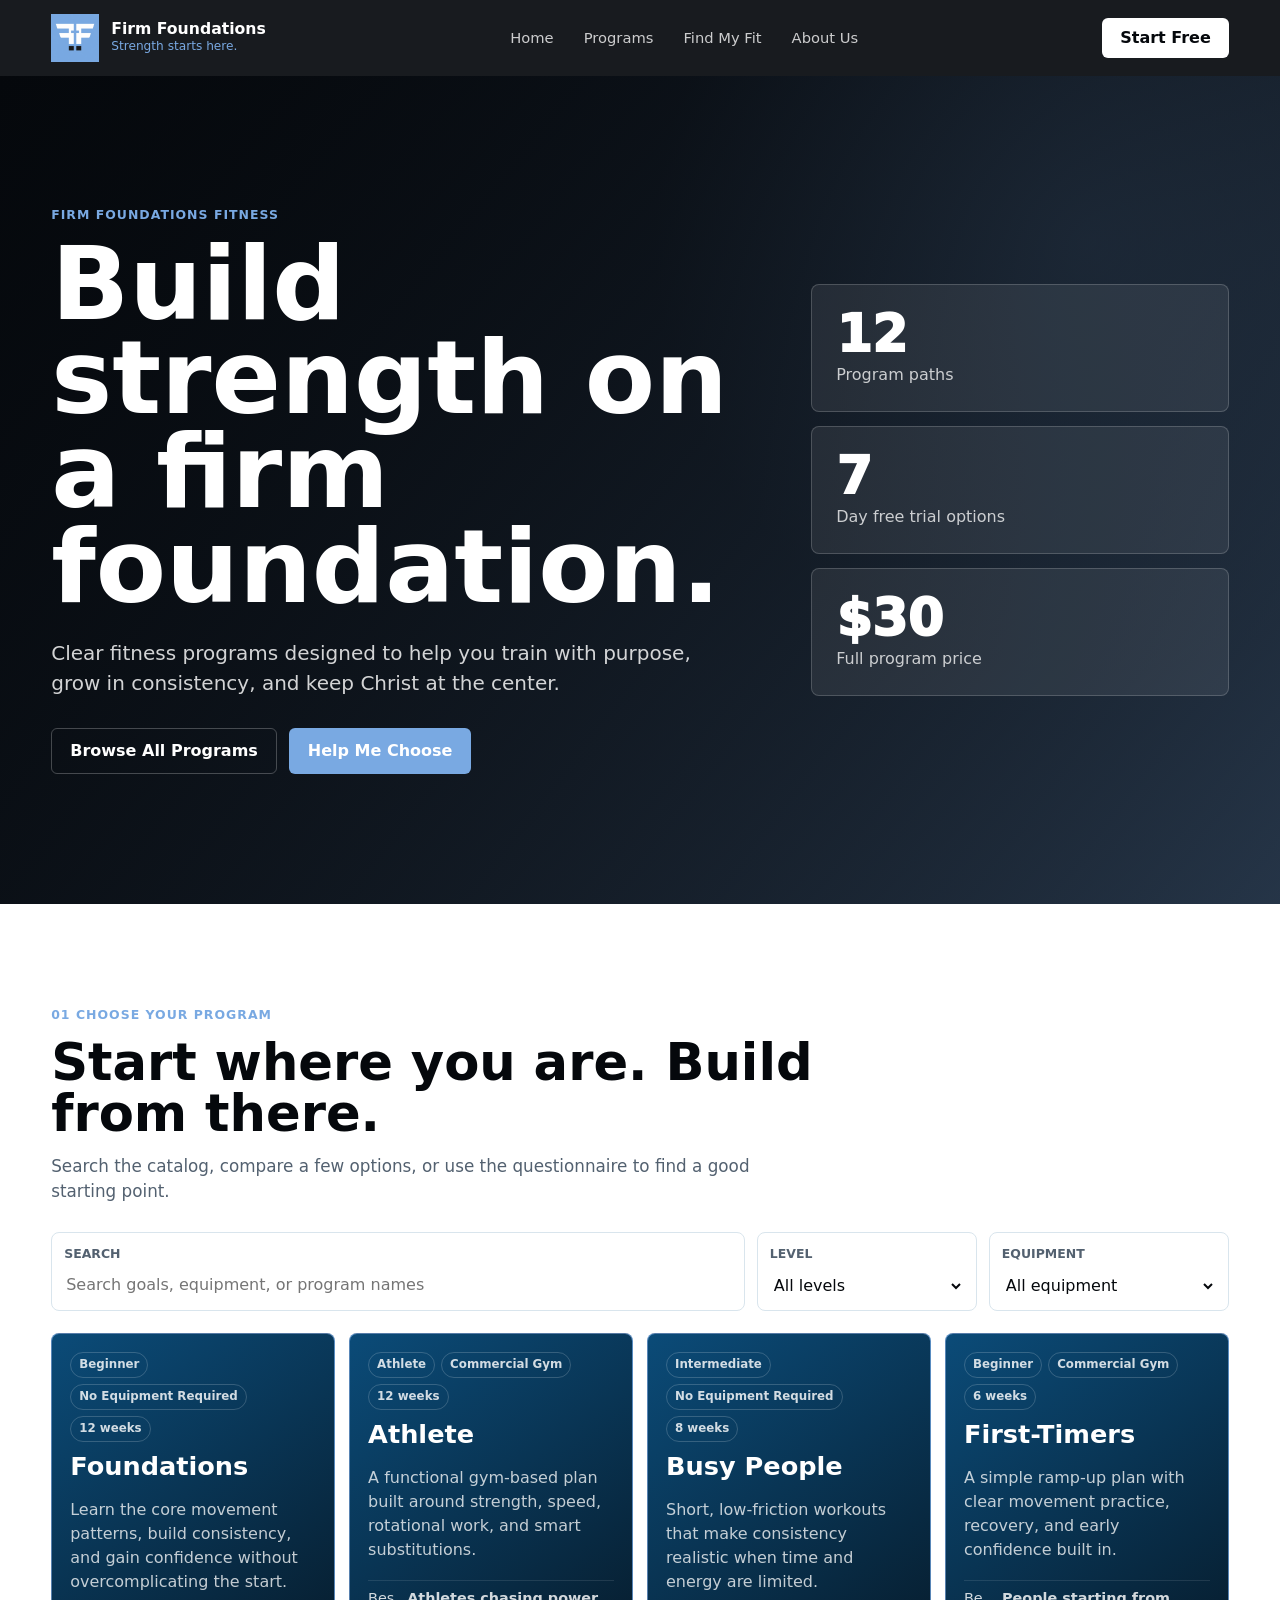
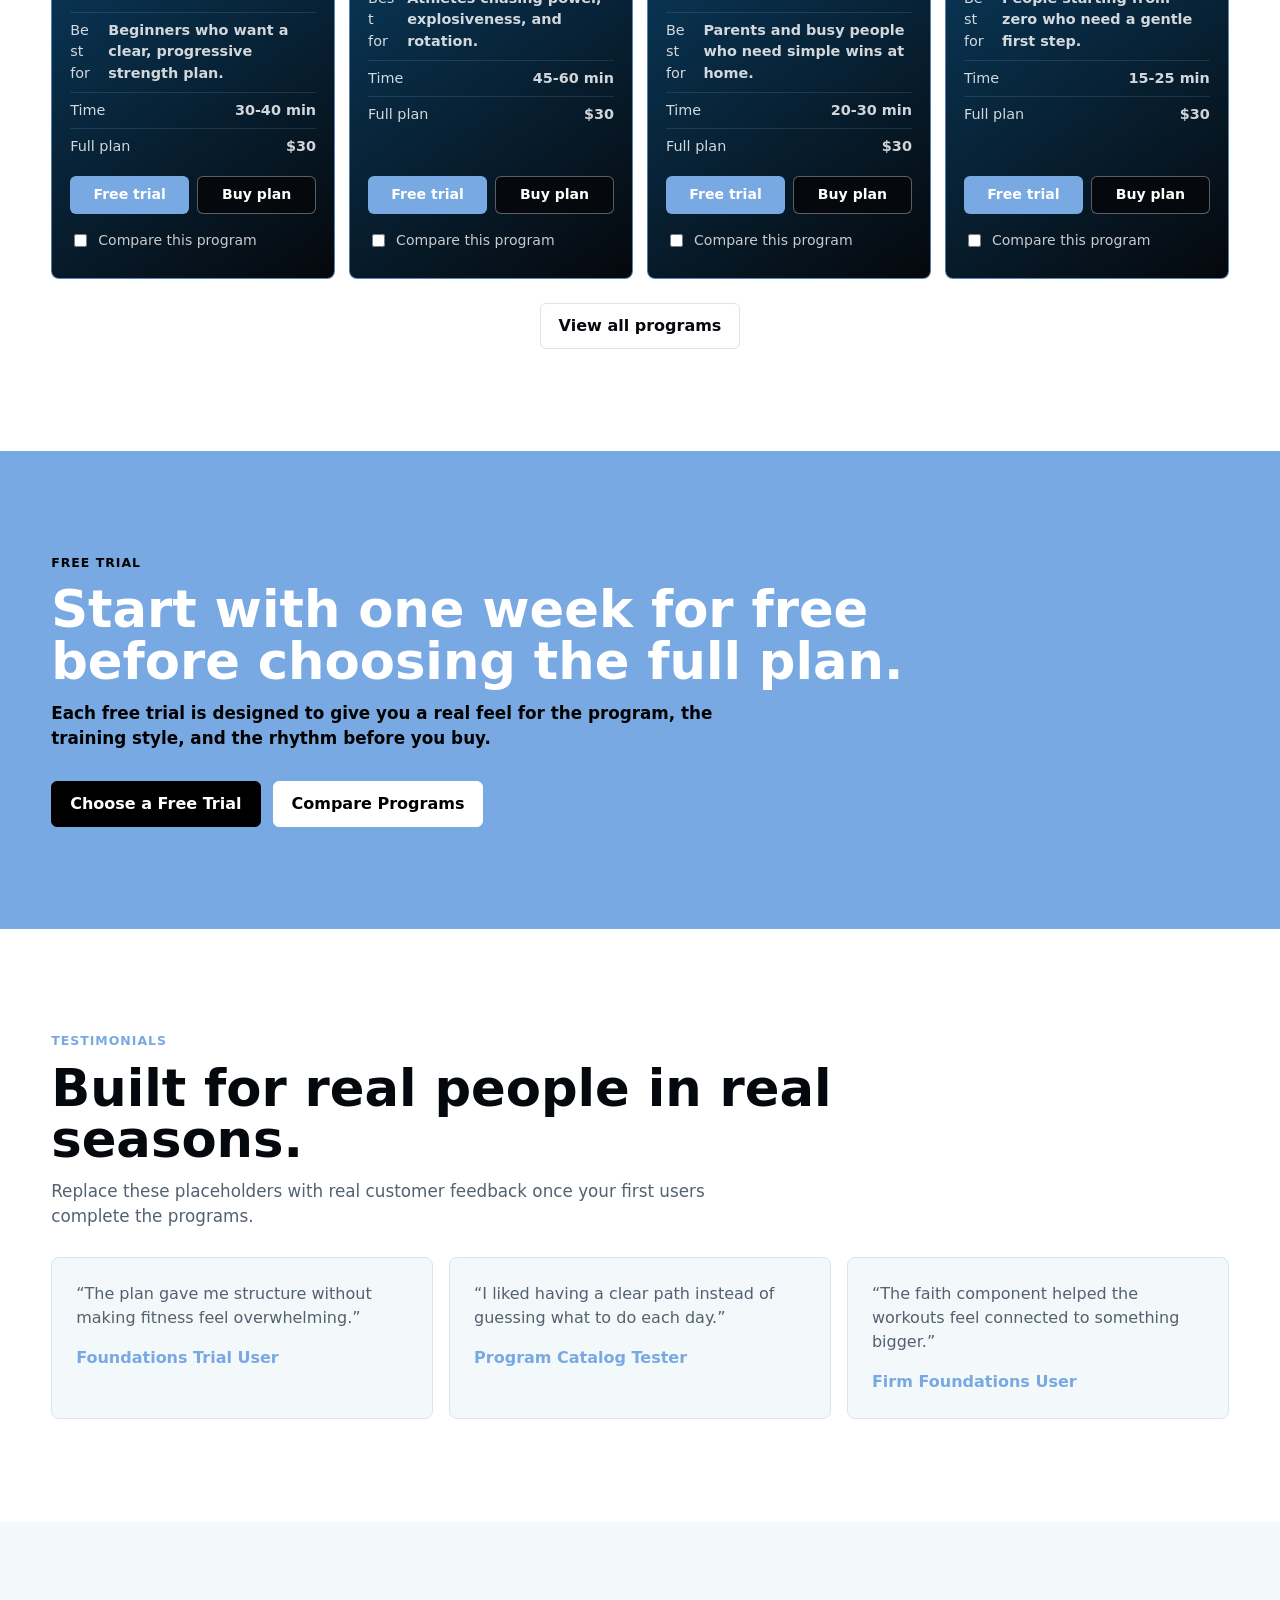
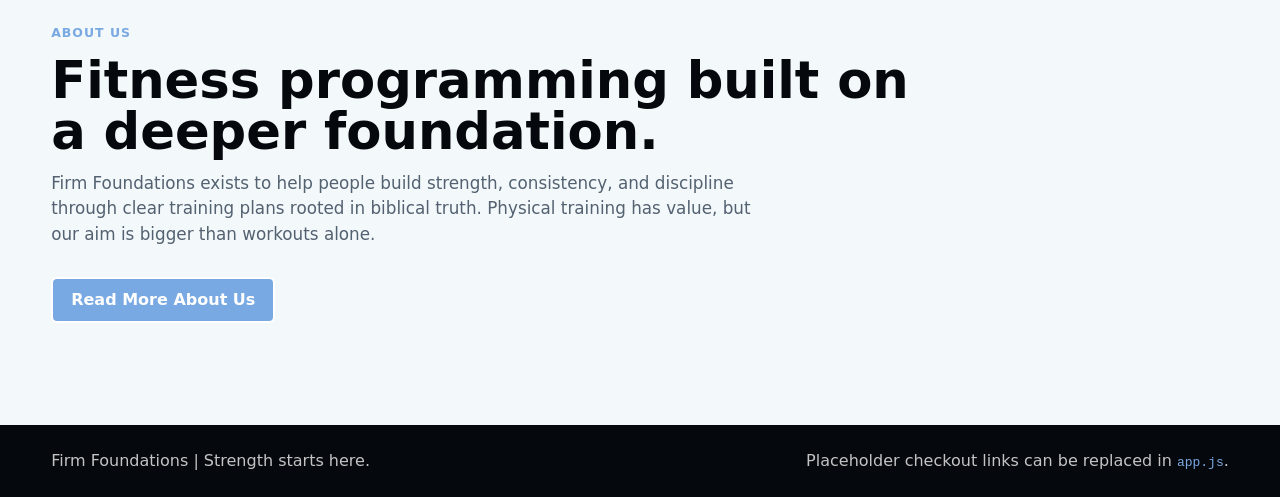
<file: index.html>
<!doctype html>
<html lang="en">
  <head>
    <meta charset="utf-8">
    <meta name="viewport" content="width=device-width, initial-scale=1">
    <meta name="description" content="Firm Foundations Fitness program catalog with program recommendations, comparison, free trials, and purchase paths.">
    <title>Home | Firm Foundations</title>
    <link rel="stylesheet" href="styles.css">
  </head>
  <body>
    <header class="site-header">
      <a class="brand" href="#top" aria-label="Firm Foundations home">
        <img class="brand-logo" src="Alternate_Blue.png" alt="Firm Foundations Fitness logo">
        <span class="brand-text">
          <strong>Firm Foundations</strong>
          <small>Strength starts here.</small>
        </span>
      </a>
      <nav class="main-nav" aria-label="Primary navigation">
  <a href="index.html">Home</a>
  <a href="programs.html">Programs</a>
  <a href="programs.html#finder">Find My Fit</a>
  <a href="about.html">About Us</a>
</nav>
      <a class="header-cta" href="programs.html#compare">Start Free</a>
    </header>

    <main id="top">
      <section class="hero-section home-hero" aria-labelledby="page-title">
  <div class="hero-copy">
    <p class="kicker">Firm Foundations Fitness</p>
    <h1 id="page-title">Build strength on a firm foundation.</h1>
    <p class="hero-lede">
      Clear fitness programs designed to help you train with purpose, grow in consistency, and keep Christ at the center.
    </p>
    <div class="hero-actions">
      <a class="button secondary" href="programs.html">Browse All Programs</a>
      <a class="button primary" href="programs.html#finder">Help Me Choose</a>
    </div>
  </div>

  <aside class="hero-panel" aria-label="Firm Foundations snapshot">
    <div>
      <span class="panel-number">12</span>
      <span class="panel-label">Program paths</span>
    </div>
    <div>
      <span class="panel-number">7</span>
      <span class="panel-label">Day free trial options</span>
    </div>
    <div>
      <span class="panel-number">$30</span>
      <span class="panel-label">Full program price</span>
    </div>
  </aside>
</section>

      <section id="programs" class="catalog-section" aria-labelledby="programs-title">
  <div class="section-heading">
    <p class="kicker">01 Choose Your Program</p>
    <h2 id="programs-title">Start where you are. Build from there.</h2>
    <p>
      Search the catalog, compare a few options, or use the questionnaire to find a good starting point.
    </p>
  </div>

  <div class="toolbar" aria-label="Program filters">
    <label class="search-field">
      <span>Search</span>
      <input id="program-search" type="search" placeholder="Search goals, equipment, or program names">
    </label>

    <label>
      <span>Level</span>
      <select id="level-filter">
        <option value="all">All levels</option>
        <option value="Beginner">Beginner</option>
        <option value="Intermediate">Intermediate</option>
        <option value="Experienced">Experienced</option>
        <option value="Athlete">Athlete</option>
      </select>
    </label>

    <label>
      <span>Equipment</span>
      <select id="equipment-filter">
        <option value="all">All equipment</option>
        <option value="None">No equipment</option>
        <option value="Minimal">Minimal equipment</option>
        <option value="Garage">Garage gym</option>
        <option value="Commercial">Commercial gym</option>
      </select>
    </label>
  </div>

  <div id="program-grid" class="program-grid" data-home="true" aria-live="polite"></div>

  <div class="section-actions">
    <a class="button secondary" href="programs.html">View all programs</a>
  </div>
</section>

 <section class="free-trial-section" aria-labelledby="free-trial-title">
  <div class="section-heading">
    <p class="kicker">Free Trial</p>
    <h2 id="free-trial-title">Start with one week for free before choosing the full plan.</h2>
    <p>
      Each free trial is designed to give you a real feel for the program, the training style, and the rhythm before you buy.
    </p>
  </div>

  <div class="hero-actions">
    <a class="button primary" href="programs.html">Choose a Free Trial</a>
    <a class="button secondary" href="programs.html#compare">Compare Programs</a>
  </div>
</section>

<section class="testimonials-section" aria-labelledby="testimonials-title">
  <div class="section-heading">
    <p class="kicker">Testimonials</p>
    <h2 id="testimonials-title">Built for real people in real seasons.</h2>
    <p>
      Replace these placeholders with real customer feedback once your first users complete the programs.
    </p>
  </div>

  <div class="testimonial-grid">
    <article class="testimonial-card">
      <p>
        “The plan gave me structure without making fitness feel overwhelming.”
      </p>
      <strong>Foundations Trial User</strong>
    </article>

    <article class="testimonial-card">
      <p>
        “I liked having a clear path instead of guessing what to do each day.”
      </p>
      <strong>Program Catalog Tester</strong>
    </article>

    <article class="testimonial-card">
      <p>
        “The faith component helped the workouts feel connected to something bigger.”
      </p>
      <strong>Firm Foundations User</strong>
    </article>
  </div>
</section>  

<section class="quick-about-section" aria-labelledby="quick-about-title">
  <div class="section-heading">
    <p class="kicker">About Us</p>
    <h2 id="quick-about-title">Fitness programming built on a deeper foundation.</h2>
    <p>
      Firm Foundations exists to help people build strength, consistency, and discipline through clear training plans rooted in biblical truth. Physical training has value, but our aim is bigger than workouts alone.
    </p>
  </div>

  <div class="hero-actions">
    <a class="button secondary" href="about.html">Read More About Us</a>
  </div>
</section>
      
    </main>

    <div id="route-toast" class="route-toast" role="status" aria-live="polite" hidden></div>

    <footer class="site-footer">
      <p>Firm Foundations | Strength starts here.</p>
      <p>Placeholder checkout links can be replaced in <code>app.js</code>.</p>
    </footer>
<script src="app.js?v=20260911" defer></script>
  </body>
</html>
</file>
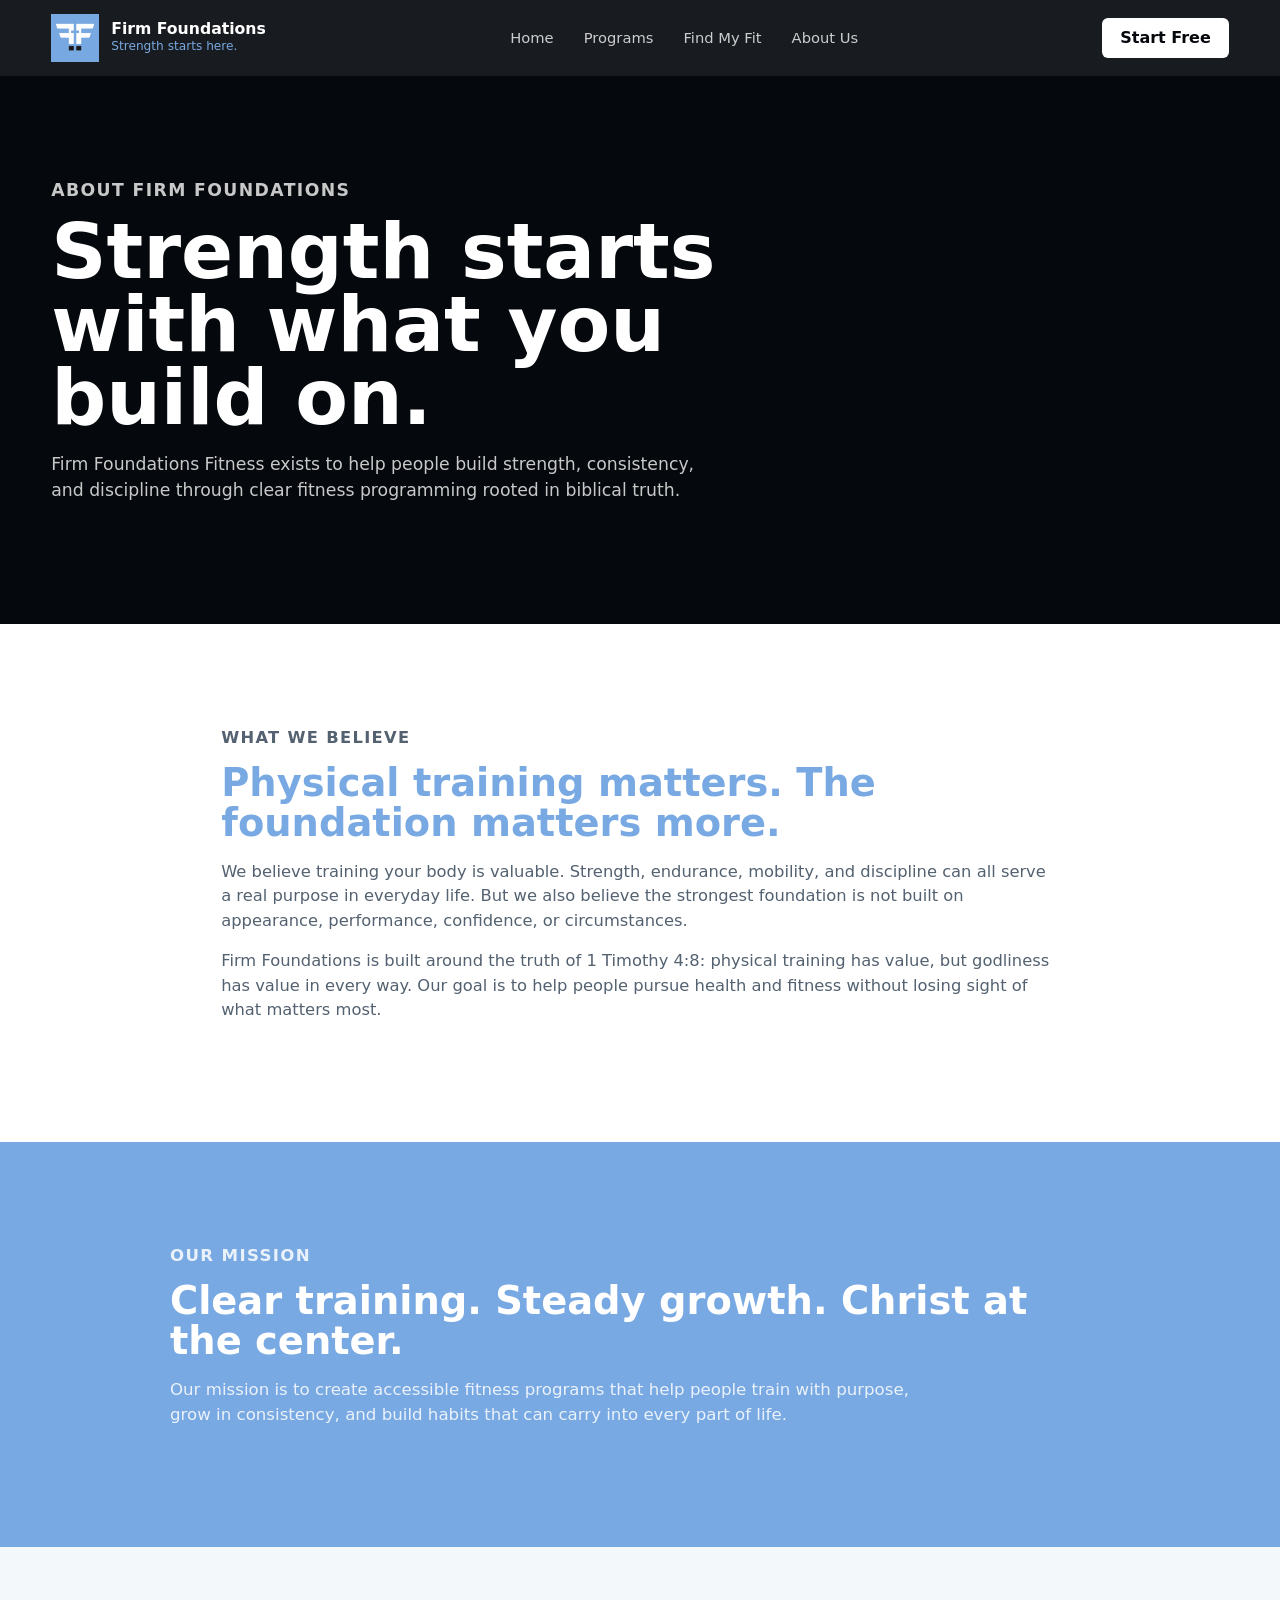
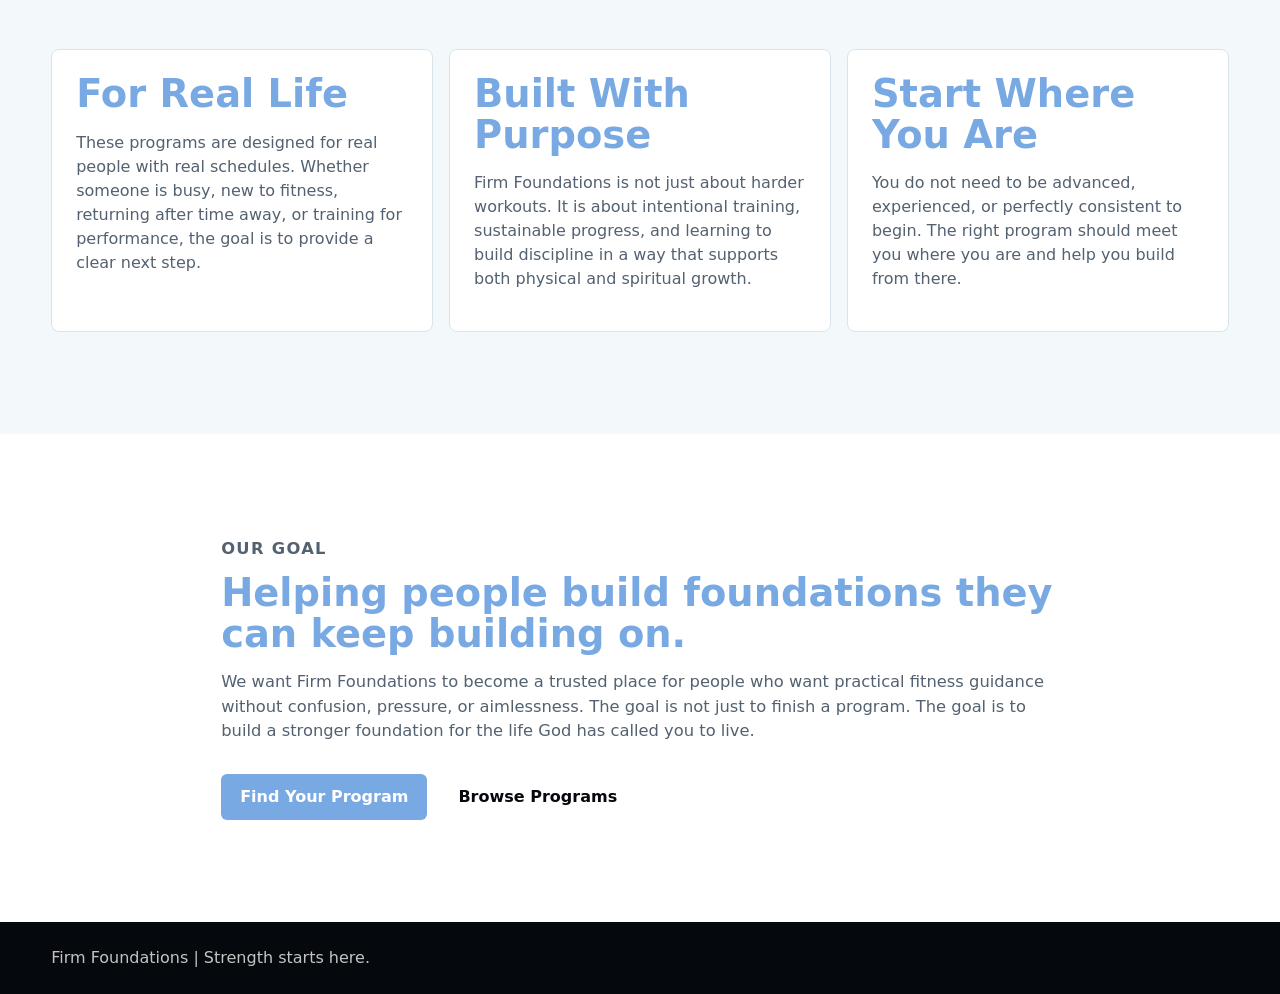
<file: about.html>
<!doctype html>
<html lang="en">
  <head>
    <meta charset="utf-8">
    <meta name="viewport" content="width=device-width, initial-scale=1">
    <meta name="description" content="Learn about the mission, beliefs, and purpose behind Firm Foundations Fitness.">
    <title>About Us | Firm Foundations</title>
<link rel="icon" type="image/png" href="Alternate_Blue.png">
<link rel="stylesheet" href="styles.css">
  </head>
  <body>
    <header class="site-header">
      <a class="brand" href="index.html" aria-label="Firm Foundations home">
        <img class="brand-logo" src="Alternate_Blue.png" alt="Firm Foundations Fitness logo">
        <span class="brand-text">
          <strong>Firm Foundations</strong>
          <small>Strength starts here.</small>
        </span>
      </a>

      <nav class="main-nav" aria-label="Primary navigation">
        <a href="index.html">Home</a>
        <a href="programs.html">Programs</a>
        <a href="programs.html#finder">Find My Fit</a>
        <a href="about.html">About Us</a>
      </nav>

      <a class="header-cta" href="programs.html#compare">Start Free</a>
    </header>

    <main id="top">
      <section class="about-hero">
        <div class="about-hero-copy">
          <p class="kicker">About Firm Foundations</p>
          <h1>Strength starts with what you build on.</h1>
          <p>
            Firm Foundations Fitness exists to help people build strength, consistency, and discipline through clear fitness programming rooted in biblical truth.
          </p>
        </div>
      </section>

      <section class="about-section">
        <p class="kicker">What We Believe</p>
        <h2>Physical training matters. The foundation matters more.</h2>
        <p>
          We believe training your body is valuable. Strength, endurance, mobility, and discipline can all serve a real purpose in everyday life. But we also believe the strongest foundation is not built on appearance, performance, confidence, or circumstances.
        </p>
        <p>
          Firm Foundations is built around the truth of 1 Timothy 4:8: physical training has value, but godliness has value in every way. Our goal is to help people pursue health and fitness without losing sight of what matters most.
        </p>
      </section>

      <section class="about-band">
        <div>
          <p class="kicker">Our Mission</p>
          <h2>Clear training. Steady growth. Christ at the center.</h2>
          <p>
            Our mission is to create accessible fitness programs that help people train with purpose, grow in consistency, and build habits that can carry into every part of life.
          </p>
        </div>
      </section>

      <section class="about-grid-section">
        <div class="about-card">
          <h2>For Real Life</h2>
          <p>
            These programs are designed for real people with real schedules. Whether someone is busy, new to fitness, returning after time away, or training for performance, the goal is to provide a clear next step.
          </p>
        </div>

        <div class="about-card">
          <h2>Built With Purpose</h2>
          <p>
            Firm Foundations is not just about harder workouts. It is about intentional training, sustainable progress, and learning to build discipline in a way that supports both physical and spiritual growth.
          </p>
        </div>

        <div class="about-card">
          <h2>Start Where You Are</h2>
          <p>
            You do not need to be advanced, experienced, or perfectly consistent to begin. The right program should meet you where you are and help you build from there.
          </p>
        </div>
      </section>

      <section class="about-section">
        <p class="kicker">Our Goal</p>
        <h2>Helping people build foundations they can keep building on.</h2>
        <p>
          We want Firm Foundations to become a trusted place for people who want practical fitness guidance without confusion, pressure, or aimlessness. The goal is not just to finish a program. The goal is to build a stronger foundation for the life God has called you to live.
        </p>

        <div class="hero-actions">
          <a class="button primary" href="programs.html#finder">Find Your Program</a>
          <a class="button secondary" href="programs.html">Browse Programs</a>
        </div>
      </section>
    </main>

    <footer class="site-footer">
      <p>Firm Foundations | Strength starts here.</p>
    </footer>
  </body>
</html>
</file>
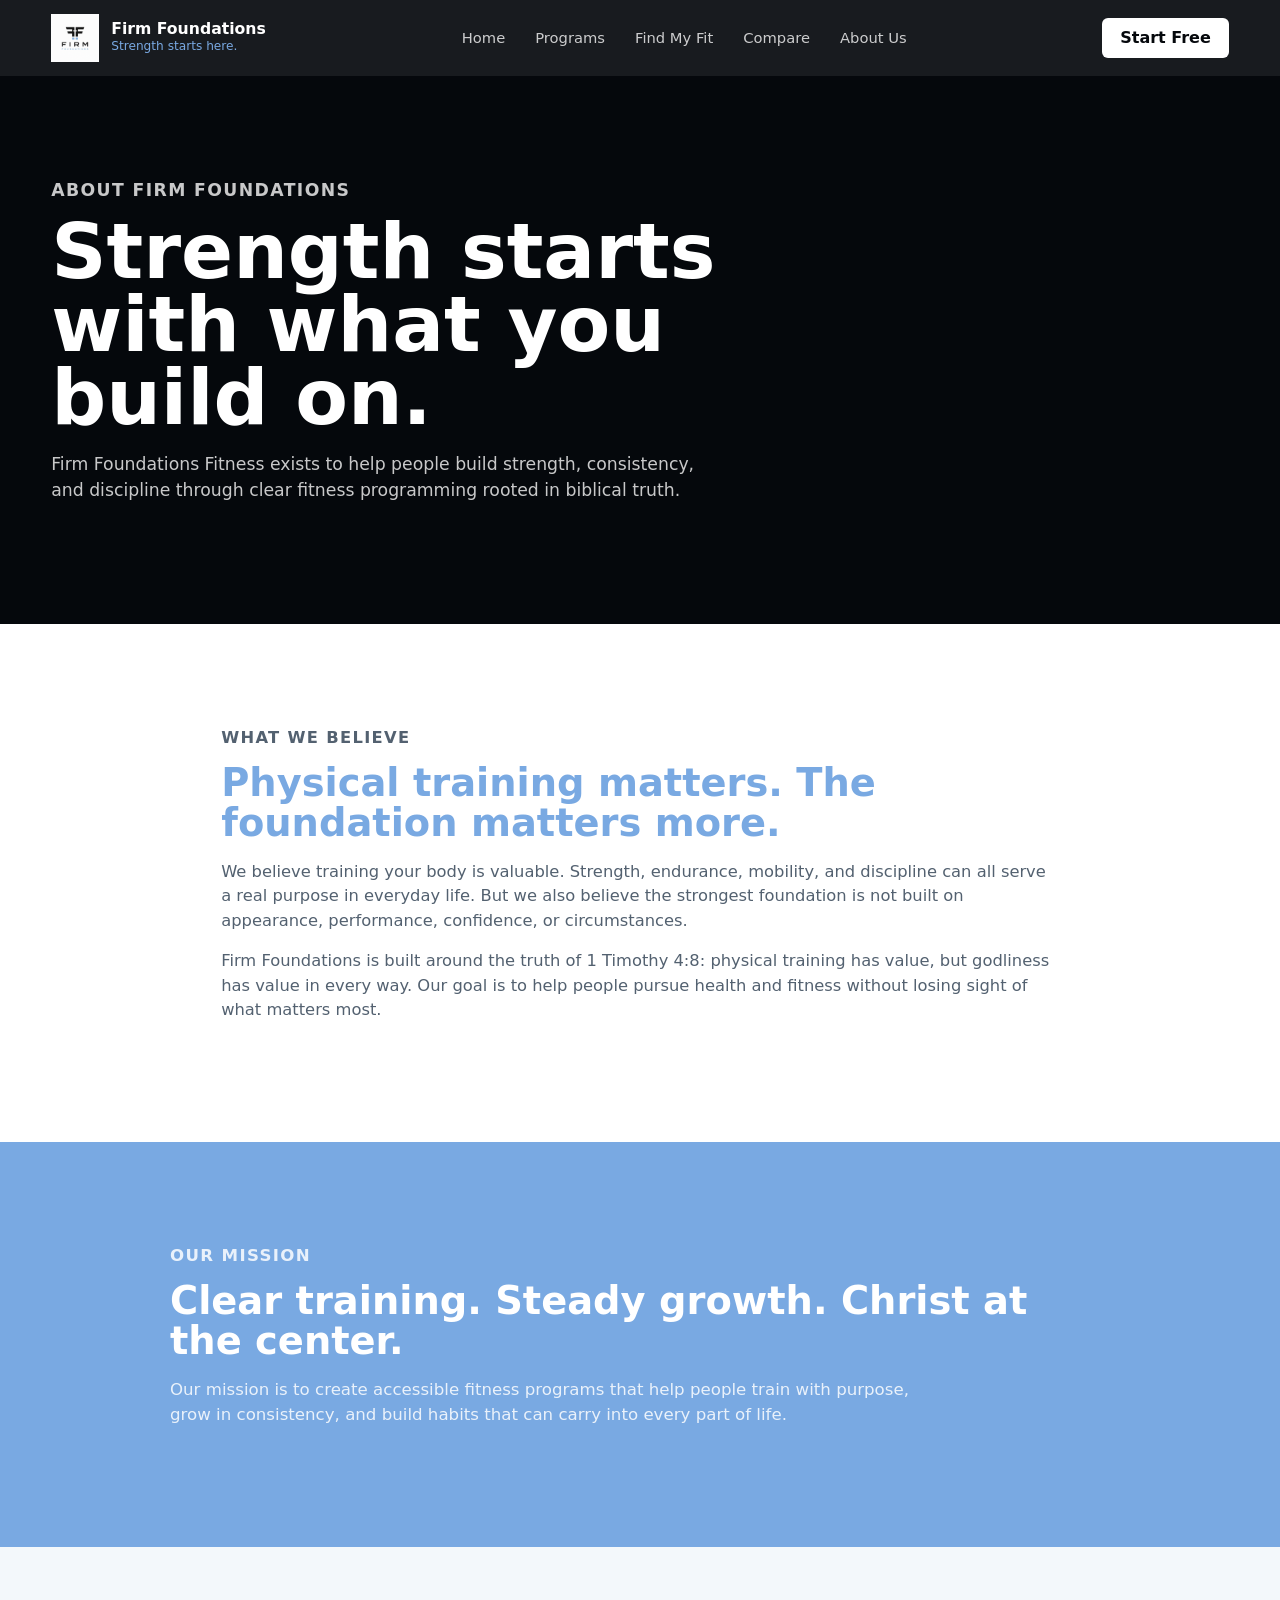
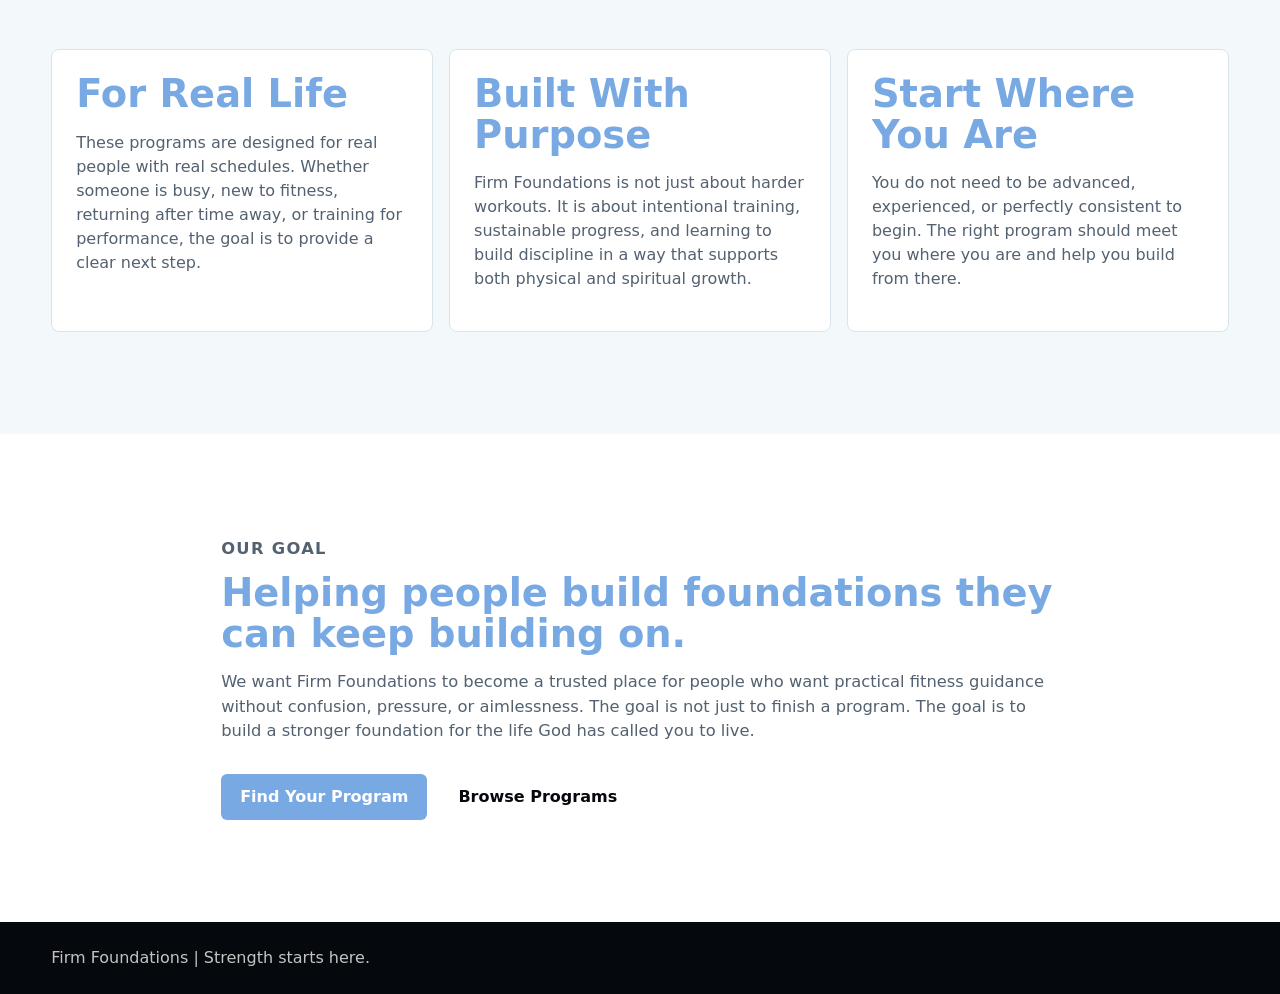
<file: About.html>
<!doctype html>
<html lang="en">
  <head>
    <meta charset="utf-8">
    <meta name="viewport" content="width=device-width, initial-scale=1">
    <meta name="description" content="Learn about the mission, beliefs, and purpose behind Firm Foundations Fitness.">
    <title>About Us | Firm Foundations</title>
    <link rel="stylesheet" href="styles.css">
  </head>
  <body>
    <header class="site-header">
      <a class="brand" href="index.html" aria-label="Firm Foundations home">
        <img class="brand-logo" src="firm-foundations-logo.png" alt="Firm Foundations Fitness logo">
        <span class="brand-text">
          <strong>Firm Foundations</strong>
          <small>Strength starts here.</small>
        </span>
      </a>

      <nav class="main-nav" aria-label="Primary navigation">
        <a href="index.html">Home</a>
        <a href="programs.html">Programs</a>
        <a href="programs.html#finder">Find My Fit</a>
        <a href="programs.html#compare">Compare</a>
        <a href="about.html">About Us</a>
      </nav>

      <a class="header-cta" href="programs.html#finder">Start Free</a>
    </header>

    <main id="top">
      <section class="about-hero">
        <div class="about-hero-copy">
          <p class="kicker">About Firm Foundations</p>
          <h1>Strength starts with what you build on.</h1>
          <p>
            Firm Foundations Fitness exists to help people build strength, consistency, and discipline through clear fitness programming rooted in biblical truth.
          </p>
        </div>
      </section>

      <section class="about-section">
        <p class="kicker">What We Believe</p>
        <h2>Physical training matters. The foundation matters more.</h2>
        <p>
          We believe training your body is valuable. Strength, endurance, mobility, and discipline can all serve a real purpose in everyday life. But we also believe the strongest foundation is not built on appearance, performance, confidence, or circumstances.
        </p>
        <p>
          Firm Foundations is built around the truth of 1 Timothy 4:8: physical training has value, but godliness has value in every way. Our goal is to help people pursue health and fitness without losing sight of what matters most.
        </p>
      </section>

      <section class="about-band">
        <div>
          <p class="kicker">Our Mission</p>
          <h2>Clear training. Steady growth. Christ at the center.</h2>
          <p>
            Our mission is to create accessible fitness programs that help people train with purpose, grow in consistency, and build habits that can carry into every part of life.
          </p>
        </div>
      </section>

      <section class="about-grid-section">
        <div class="about-card">
          <h2>For Real Life</h2>
          <p>
            These programs are designed for real people with real schedules. Whether someone is busy, new to fitness, returning after time away, or training for performance, the goal is to provide a clear next step.
          </p>
        </div>

        <div class="about-card">
          <h2>Built With Purpose</h2>
          <p>
            Firm Foundations is not just about harder workouts. It is about intentional training, sustainable progress, and learning to build discipline in a way that supports both physical and spiritual growth.
          </p>
        </div>

        <div class="about-card">
          <h2>Start Where You Are</h2>
          <p>
            You do not need to be advanced, experienced, or perfectly consistent to begin. The right program should meet you where you are and help you build from there.
          </p>
        </div>
      </section>

      <section class="about-section">
        <p class="kicker">Our Goal</p>
        <h2>Helping people build foundations they can keep building on.</h2>
        <p>
          We want Firm Foundations to become a trusted place for people who want practical fitness guidance without confusion, pressure, or aimlessness. The goal is not just to finish a program. The goal is to build a stronger foundation for the life God has called you to live.
        </p>

        <div class="hero-actions">
          <a class="button primary" href="programs.html#finder">Find Your Program</a>
          <a class="button secondary" href="programs.html">Browse Programs</a>
        </div>
      </section>
    </main>

    <footer class="site-footer">
      <p>Firm Foundations | Strength starts here.</p>
    </footer>
  </body>
</html>
</file>
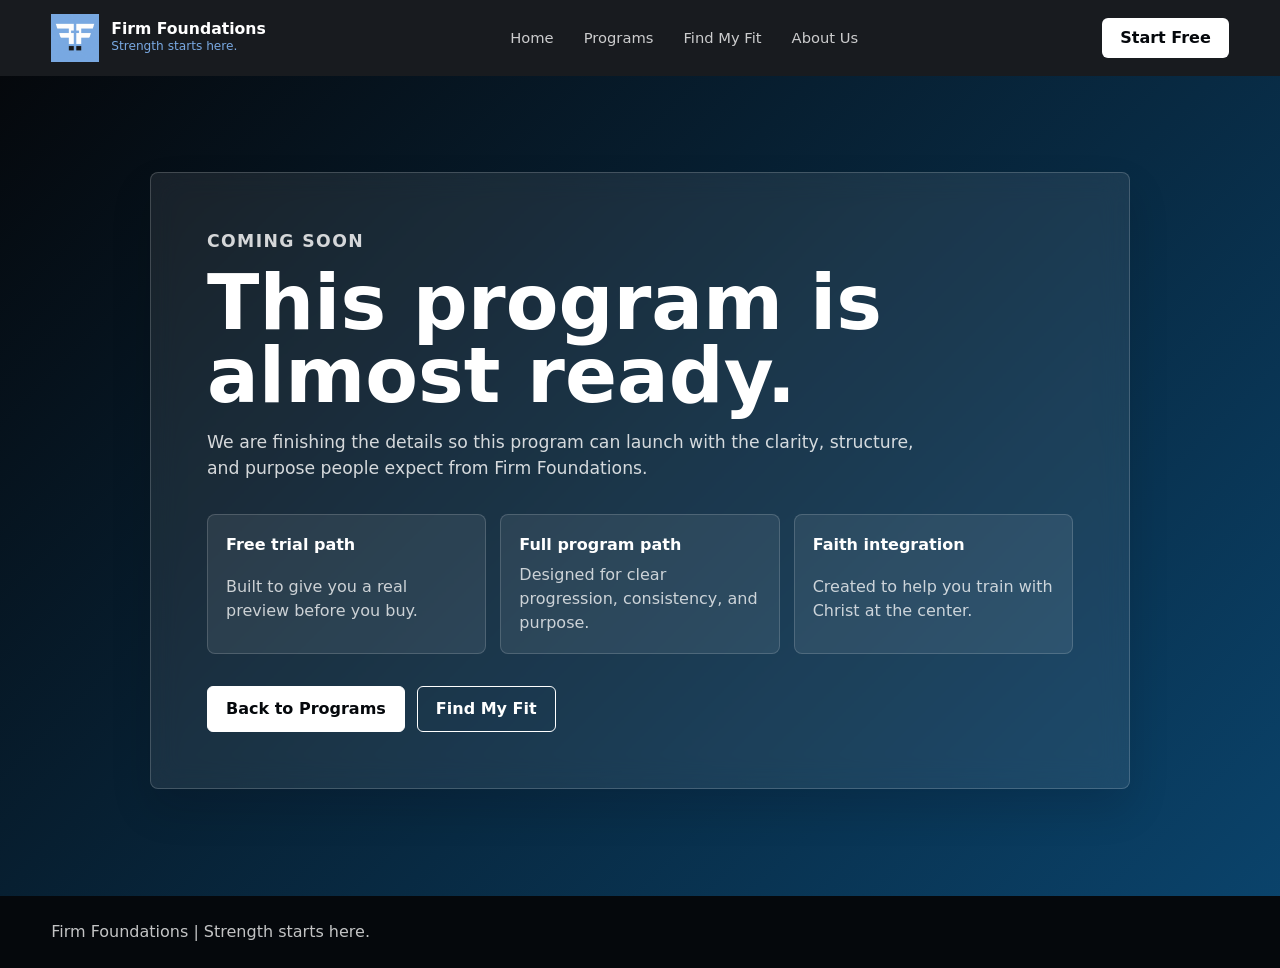
<file: coming-soon.html>
<!doctype html>
<html lang="en">
  <head>
    <meta charset="utf-8">
    <meta name="viewport" content="width=device-width, initial-scale=1">
    <title>Firm Foundations</title>
    <link rel="icon" type="image/png" href="Alternate_Blue.png">
    <link rel="stylesheet" href="styles.css">
  </head>

  <body>
    <header class="site-header">
      <a class="brand" href="index.html" aria-label="Firm Foundations home">
        <img class="brand-logo" src="Alternate_Blue.png" alt="Firm Foundations Fitness logo">
        <span class="brand-text">
          <strong>Firm Foundations</strong>
          <small>Strength starts here.</small>
        </span>
      </a>

      <nav class="main-nav" aria-label="Primary navigation">
        <a href="index.html">Home</a>
        <a href="programs.html">Programs</a>
        <a href="programs.html#finder">Find My Fit</a>
        <a href="about.html">About Us</a>
      </nav>

      <a class="header-cta" href="programs.html#compare">Start Free</a>
    </header>

    <main class="coming-soon-page">
      <section class="coming-soon-hero" aria-labelledby="coming-soon-title">
        <div class="coming-soon-card">
          <p class="kicker">Coming Soon</p>
          <h1 id="coming-soon-title">
            <span id="program-name">This program</span> is almost ready.
          </h1>
          <p id="program-message">
            We are finishing the details so this program can launch with the clarity, structure, and purpose people expect from Firm Foundations.
          </p>

          <div class="coming-soon-details">
            <div>
              <strong>Free trial path</strong>
              <span>Built to give you a real preview before you buy.</span>
            </div>
            <div>
              <strong>Full program path</strong>
              <span>Designed for clear progression, consistency, and purpose.</span>
            </div>
            <div>
              <strong>Faith integration</strong>
              <span>Created to help you train with Christ at the center.</span>
            </div>
          </div>

          <div class="coming-soon-actions">
            <a class="button primary" href="programs.html">Back to Programs</a>
            <a class="button secondary" href="programs.html#finder">Find My Fit</a>
          </div>
        </div>
      </section>
    </main>

    <footer class="site-footer">
      <p>Firm Foundations | Strength starts here.</p>
    </footer>

    <script>
      const params = new URLSearchParams(window.location.search);
      const program = params.get("program");
      const path = params.get("path");

      const programName = document.querySelector("#program-name");
      const programMessage = document.querySelector("#program-message");

      if (program) {
        programName.textContent = program;
      }

      if (path === "free-trial") {
        programMessage.textContent = "The free trial for this program is coming soon. We are building it to give you a simple, helpful preview before you decide whether to purchase the full plan.";
      }

      if (path === "full-program") {
        programMessage.textContent = "The full version of this program is coming soon. We are finishing the training structure, progression, and faith-based elements so it is ready to use well.";
      }
    </script>
  </body>
</html>
</file>
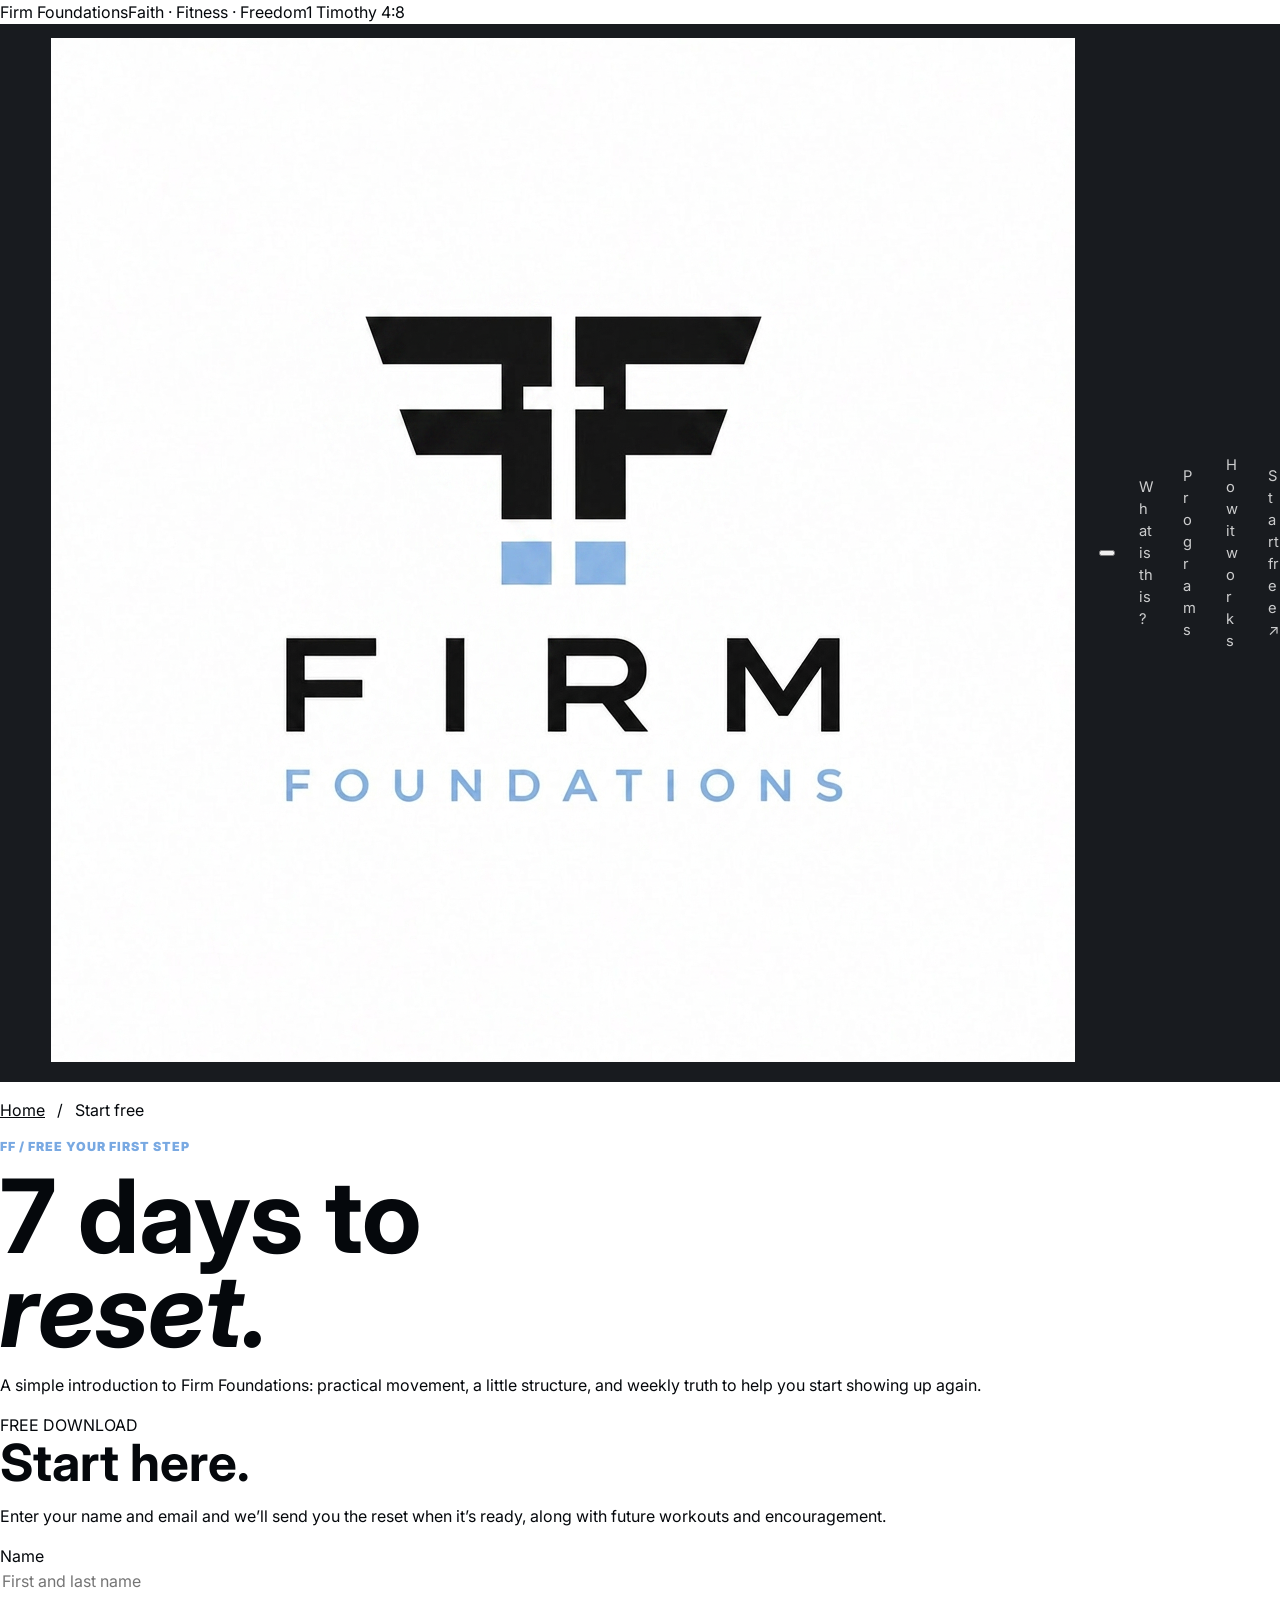
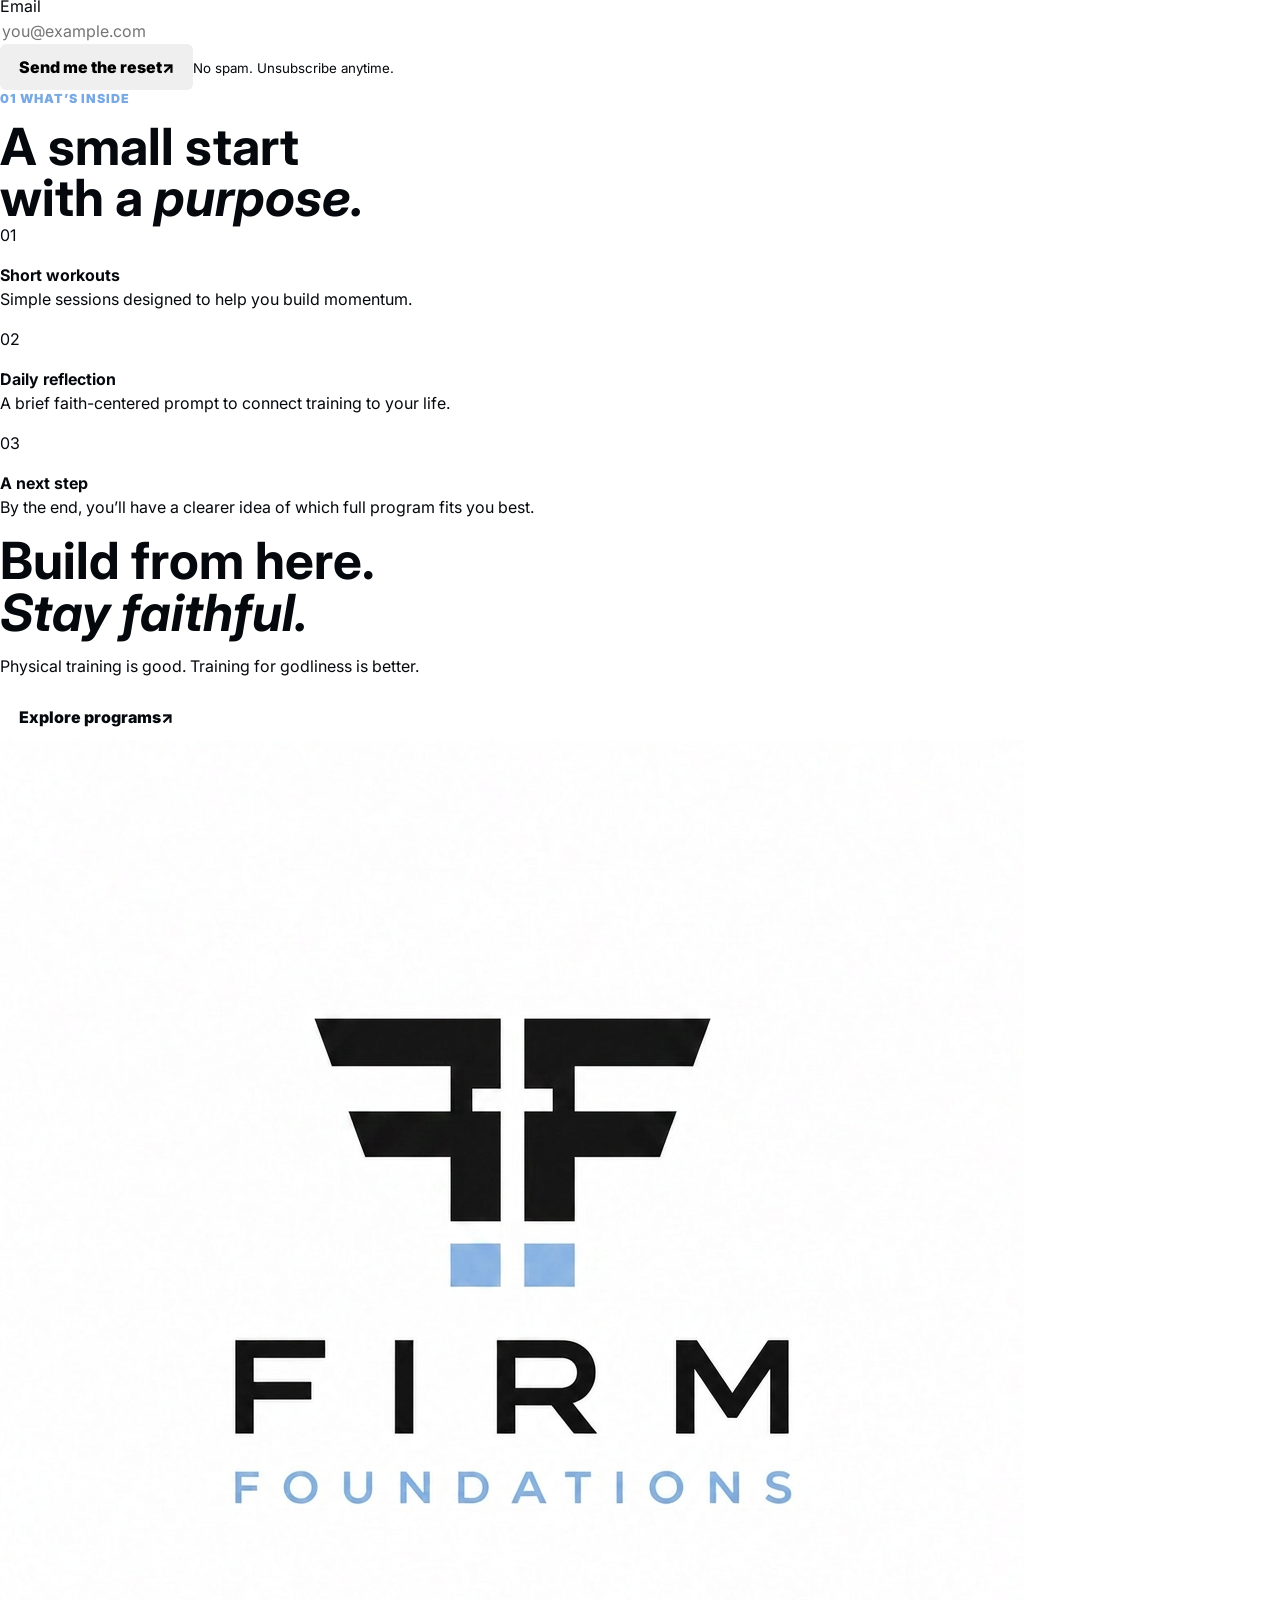
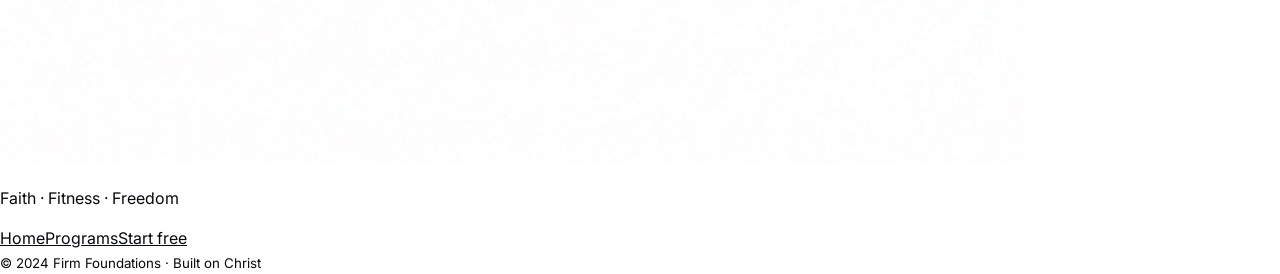
<file: free-reset.html>
<!doctype html>
<html lang="en">
<head>
  <meta charset="UTF-8"><meta name="viewport" content="width=device-width, initial-scale=1.0">
  <meta name="description" content="Start the free 7-Day Firm Foundations Reset.">
  <title>7-Day Reset | Firm Foundations</title>
  <link rel="preconnect" href="https://fonts.googleapis.com"><link rel="preconnect" href="https://fonts.gstatic.com" crossorigin>
  <link href="https://fonts.googleapis.com/css2?family=DM+Mono:wght@400;500&family=Inter:wght@400;500;600;700;800;900&family=Montserrat:wght@500;600;700;800&display=swap" rel="stylesheet"><link rel="stylesheet" href="styles.css?v=dark3">
<link rel="icon" type="image/png" href="Alternate_Blue.png">
</head>
<body>
  <div class="topline"><span>Firm Foundations</span><span>Faith · Fitness · Freedom</span><span>1 Timothy 4:8</span></div>
  <header class="site-header"><a class="logo-link" href="index.html"><img src="firm-foundations-logo.png" alt="Firm Foundations logo"></a><button class="menu-toggle" aria-label="Open menu" aria-expanded="false"><span></span><span></span></button><nav class="main-nav"><a href="index.html#what">What is this?</a><a href="programs.html">Programs</a><a href="index.html#how">How it works</a><a href="free-reset.html" class="nav-button">Start free <span>↗</span></a></nav></header>
  <main><section class="free-reset-hero"><p class="breadcrumb"><a href="index.html">Home</a> &nbsp; / &nbsp; Start free</p><div class="reset-hero-grid"><div><p class="kicker"><span>FF / FREE</span> Your first step</p><h1>7 days to<br><em>reset.</em></h1><p class="hero-text">A simple introduction to Firm Foundations: practical movement, a little structure, and weekly truth to help you start showing up again.</p></div><div class="reset-form-card"><span class="reset-label">FREE DOWNLOAD</span><h2>Start here.</h2><p>Enter your name and email and we’ll send you the reset when it’s ready, along with future workouts and encouragement.</p><form action="https://formspree.io/f/xgawagdy" method="POST"><input type="hidden" name="_subject" value="Firm Foundations 7-Day Reset signup"><label for="reset-name">Name</label><input id="reset-name" name="Name" type="text" placeholder="First and last name" required><label for="reset-email">Email</label><input id="reset-email" name="Email" type="email" placeholder="you@example.com" required><button class="button button-dark" type="submit">Send me the reset <span>↗</span></button><small>No spam. Unsubscribe anytime.</small></form></div></div></section><section class="reset-details section"><div><p class="kicker"><span>01</span> What’s inside</p><h2>A small start<br>with a <em>purpose.</em></h2></div><div class="reset-detail-list"><div><span>01</span><p><b>Short workouts</b><br>Simple sessions designed to help you build momentum.</p></div><div><span>02</span><p><b>Daily reflection</b><br>A brief faith-centered prompt to connect training to your life.</p></div><div><span>03</span><p><b>A next step</b><br>By the end, you’ll have a clearer idea of which full program fits you best.</p></div></div></section><section class="page-callout"><h2>Build from here.<br><em>Stay faithful.</em></h2><div><p>Physical training is good. Training for godliness is better.</p><a class="button button-light" href="programs.html">Explore programs <span>↗</span></a></div></section></main>
  <footer class="subpage-footer"><img src="firm-foundations-logo.png" alt="Firm Foundations" class="footer-logo"><p>Faith · Fitness · Freedom</p><div><a href="index.html">Home</a><a href="programs.html">Programs</a><a href="free-reset.html">Start free</a></div><small>© 2024 Firm Foundations · Built on Christ</small></footer><script src="script.js"></script>
</body>
</html>
</file>
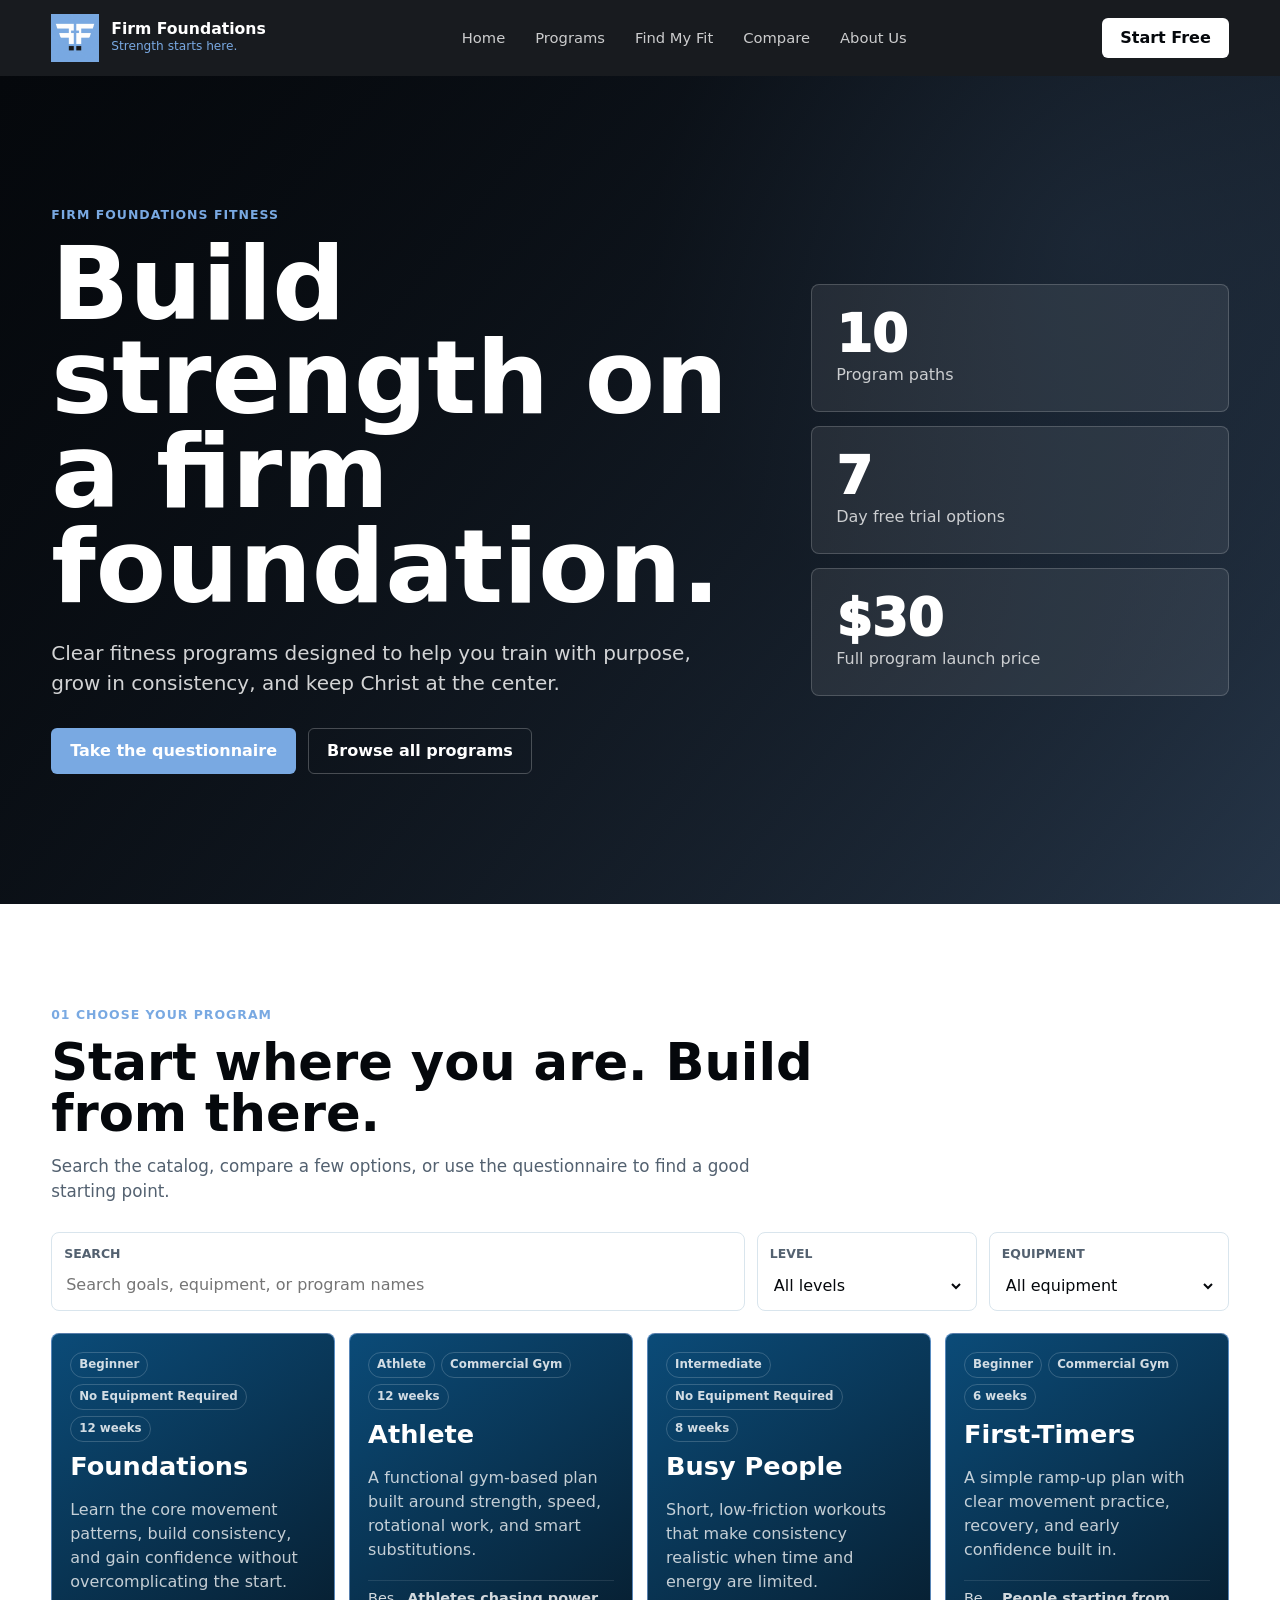
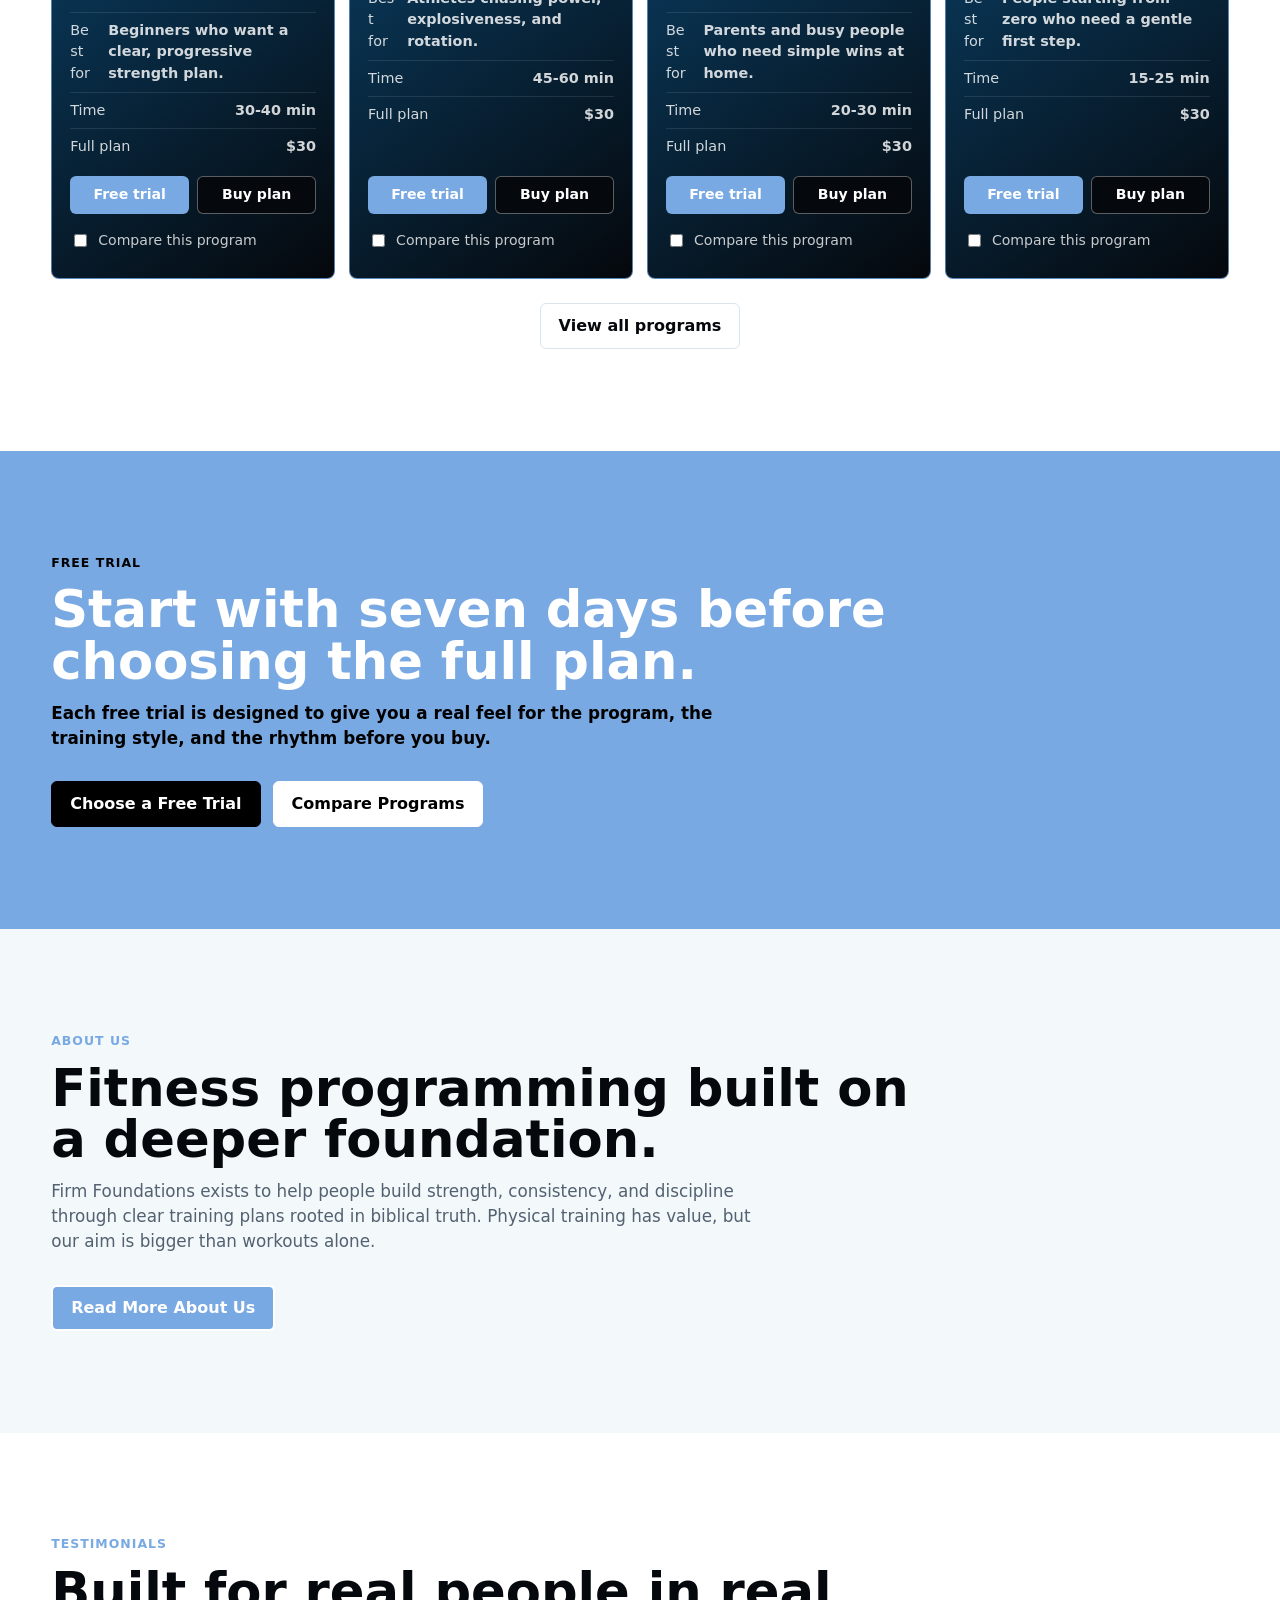
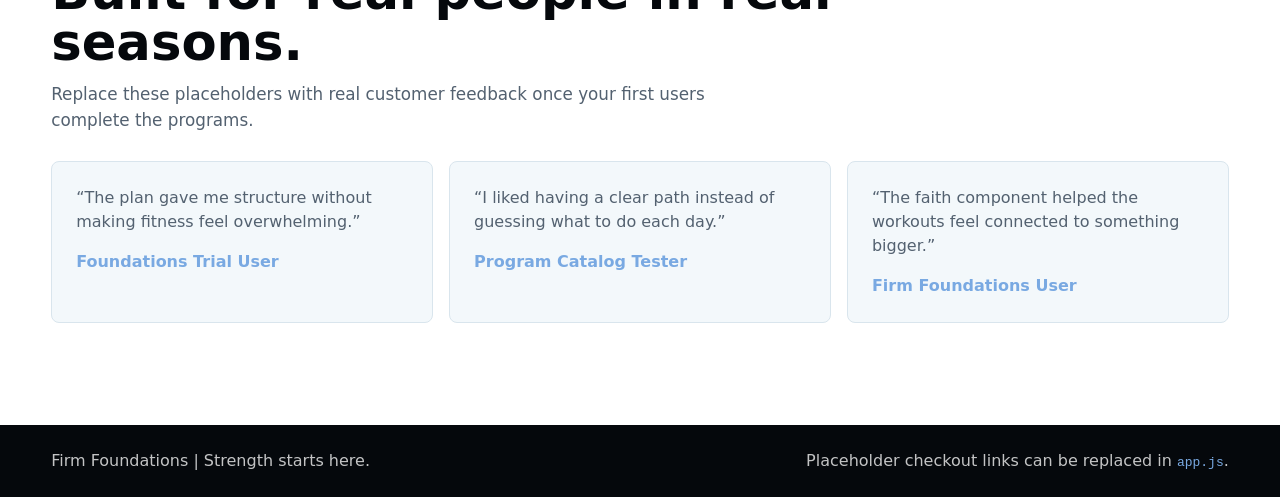
<file: home.html>
<!doctype html>
<html lang="en">
  <head>
    <meta charset="utf-8">
    <meta name="viewport" content="width=device-width, initial-scale=1">
    <meta name="description" content="Firm Foundations Fitness program catalog with program recommendations, comparison, free trials, and purchase paths.">
    <title>Firm Foundations Program Catalog</title>
    <link rel="stylesheet" href="styles.css">
  </head>
  <body>
    <header class="site-header">
      <a class="brand" href="#top" aria-label="Firm Foundations home">
        <img class="brand-logo" src="Alternate_Blue.png" alt="Firm Foundations Fitness logo">
        <span class="brand-text">
          <strong>Firm Foundations</strong>
          <small>Strength starts here.</small>
        </span>
      </a>
      <nav class="main-nav" aria-label="Primary navigation">
  <a href="index.html">Home</a>
  <a href="programs.html">Programs</a>
  <a href="programs.html#finder">Find My Fit</a>
  <a href="programs.html#compare">Compare</a>
  <a href="about.html">About Us</a>
</nav>
      <a class="header-cta" href="programs.html#compare">Start Free</a>
    </header>

    <main id="top">
      <section class="hero-section home-hero" aria-labelledby="page-title">
  <div class="hero-copy">
    <p class="kicker">Firm Foundations Fitness</p>
    <h1 id="page-title">Build strength on a firm foundation.</h1>
    <p class="hero-lede">
      Clear fitness programs designed to help you train with purpose, grow in consistency, and keep Christ at the center.
    </p>
    <div class="hero-actions">
      <a class="button primary" href="#finder">Take the questionnaire</a>
      <a class="button secondary" href="programs.html">Browse all programs</a>
    </div>
  </div>

  <aside class="hero-panel" aria-label="Firm Foundations snapshot">
    <div>
      <span class="panel-number">10</span>
      <span class="panel-label">Program paths</span>
    </div>
    <div>
      <span class="panel-number">7</span>
      <span class="panel-label">Day free trial options</span>
    </div>
    <div>
      <span class="panel-number">$30</span>
      <span class="panel-label">Full program launch price</span>
    </div>
  </aside>
</section>

      <section id="programs" class="catalog-section" aria-labelledby="programs-title">
  <div class="section-heading">
    <p class="kicker">01 Choose Your Program</p>
    <h2 id="programs-title">Start where you are. Build from there.</h2>
    <p>
      Search the catalog, compare a few options, or use the questionnaire to find a good starting point.
    </p>
  </div>

  <div class="toolbar" aria-label="Program filters">
    <label class="search-field">
      <span>Search</span>
      <input id="program-search" type="search" placeholder="Search goals, equipment, or program names">
    </label>

    <label>
      <span>Level</span>
      <select id="level-filter">
        <option value="all">All levels</option>
        <option value="Beginner">Beginner</option>
        <option value="Intermediate">Intermediate</option>
        <option value="Experienced">Experienced</option>
        <option value="Athlete">Athlete</option>
      </select>
    </label>

    <label>
      <span>Equipment</span>
      <select id="equipment-filter">
        <option value="all">All equipment</option>
        <option value="None">No equipment</option>
        <option value="Minimal">Minimal equipment</option>
        <option value="Garage">Garage gym</option>
        <option value="Commercial">Commercial gym</option>
      </select>
    </label>
  </div>

  <div id="program-grid" class="program-grid" data-home="true" aria-live="polite"></div>

  <div class="section-actions">
    <a class="button secondary" href="programs.html">View all programs</a>
  </div>
</section>

 <section class="free-trial-section" aria-labelledby="free-trial-title">
  <div class="section-heading">
    <p class="kicker">Free Trial</p>
    <h2 id="free-trial-title">Start with seven days before choosing the full plan.</h2>
    <p>
      Each free trial is designed to give you a real feel for the program, the training style, and the rhythm before you buy.
    </p>
  </div>

  <div class="hero-actions">
    <a class="button primary" href="programs.html">Choose a Free Trial</a>
    <a class="button secondary" href="programs.html#compare">Compare Programs</a>
  </div>
</section>

<section class="quick-about-section" aria-labelledby="quick-about-title">
  <div class="section-heading">
    <p class="kicker">About Us</p>
    <h2 id="quick-about-title">Fitness programming built on a deeper foundation.</h2>
    <p>
      Firm Foundations exists to help people build strength, consistency, and discipline through clear training plans rooted in biblical truth. Physical training has value, but our aim is bigger than workouts alone.
    </p>
  </div>

  <div class="hero-actions">
    <a class="button secondary" href="about.html">Read More About Us</a>
  </div>
</section>

<section class="testimonials-section" aria-labelledby="testimonials-title">
  <div class="section-heading">
    <p class="kicker">Testimonials</p>
    <h2 id="testimonials-title">Built for real people in real seasons.</h2>
    <p>
      Replace these placeholders with real customer feedback once your first users complete the programs.
    </p>
  </div>

  <div class="testimonial-grid">
    <article class="testimonial-card">
      <p>
        “The plan gave me structure without making fitness feel overwhelming.”
      </p>
      <strong>Foundations Trial User</strong>
    </article>

    <article class="testimonial-card">
      <p>
        “I liked having a clear path instead of guessing what to do each day.”
      </p>
      <strong>Program Catalog Tester</strong>
    </article>

    <article class="testimonial-card">
      <p>
        “The faith component helped the workouts feel connected to something bigger.”
      </p>
      <strong>Firm Foundations User</strong>
    </article>
  </div>
</section>     
    </main>

    <div id="route-toast" class="route-toast" role="status" aria-live="polite" hidden></div>

    <footer class="site-footer">
      <p>Firm Foundations | Strength starts here.</p>
      <p>Placeholder checkout links can be replaced in <code>app.js</code>.</p>
    </footer>
<script src="app.js" defer></script>
  </body>
</html>
</file>
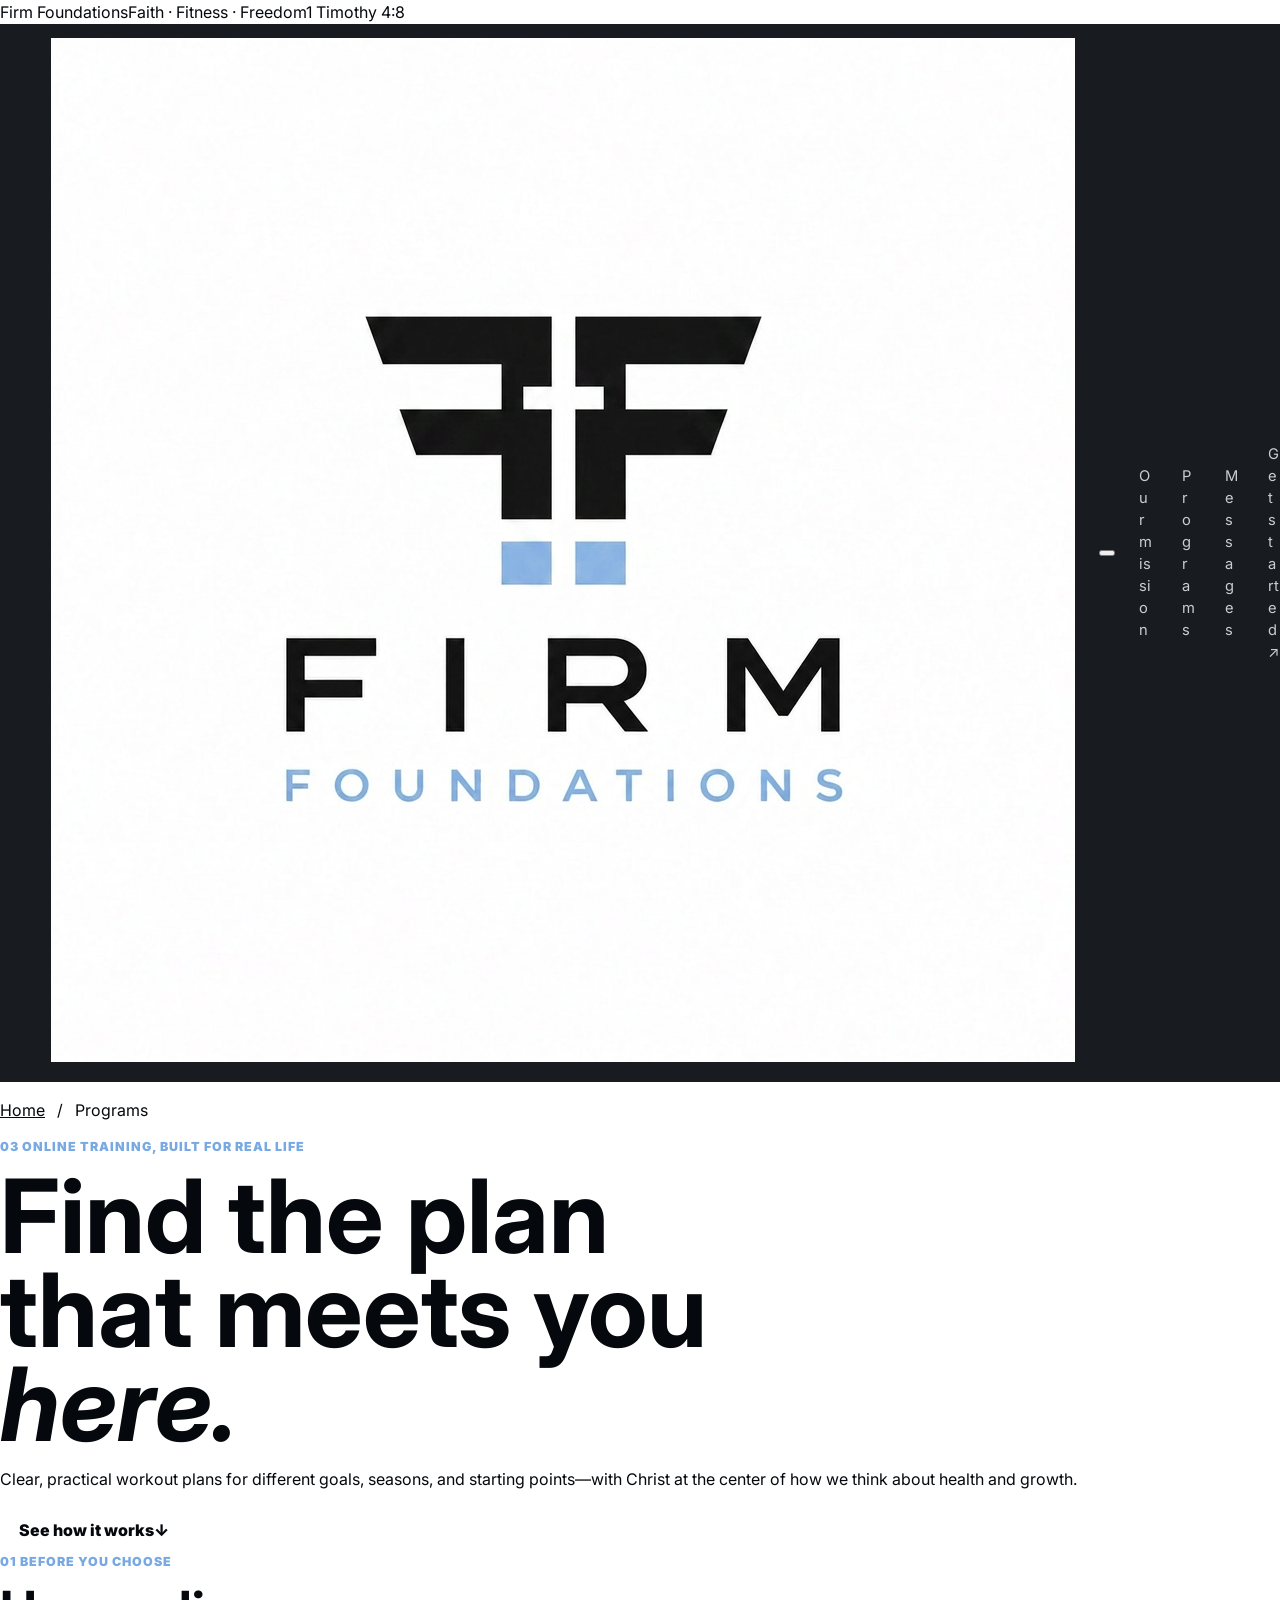
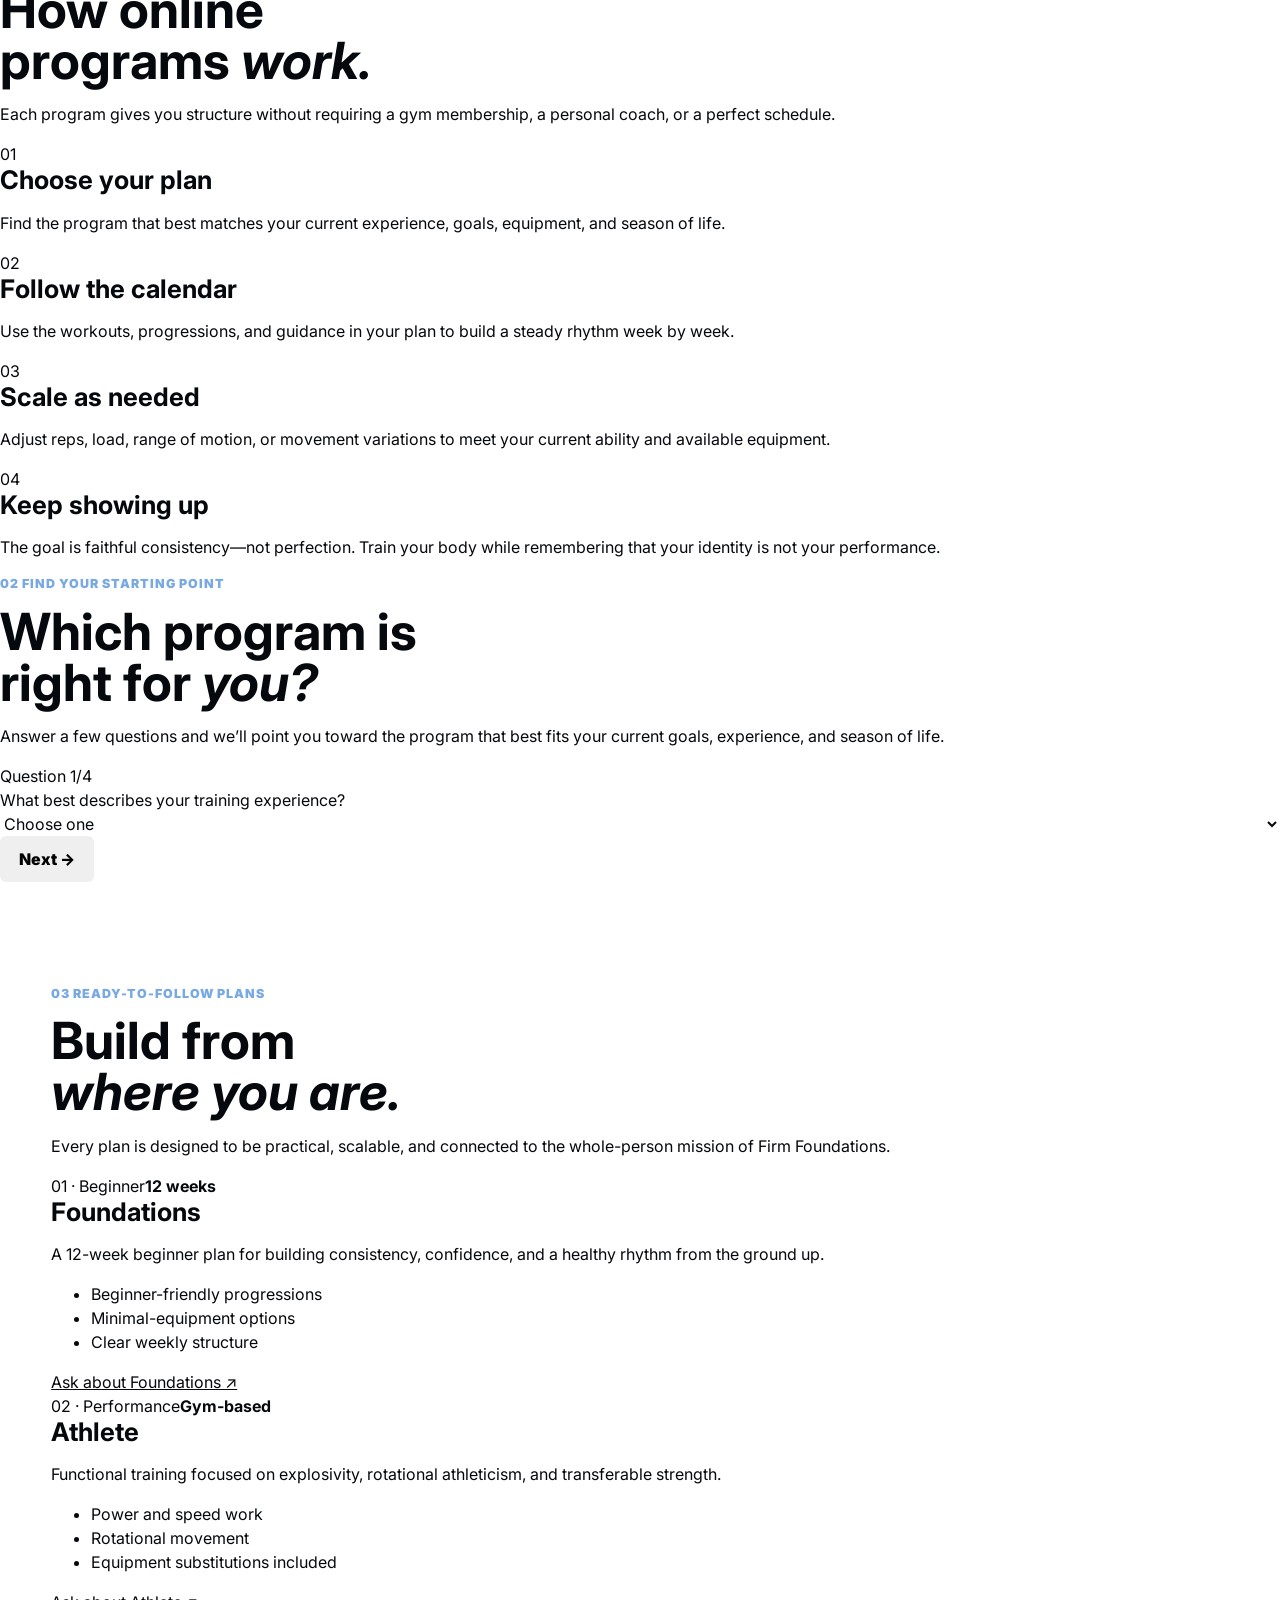
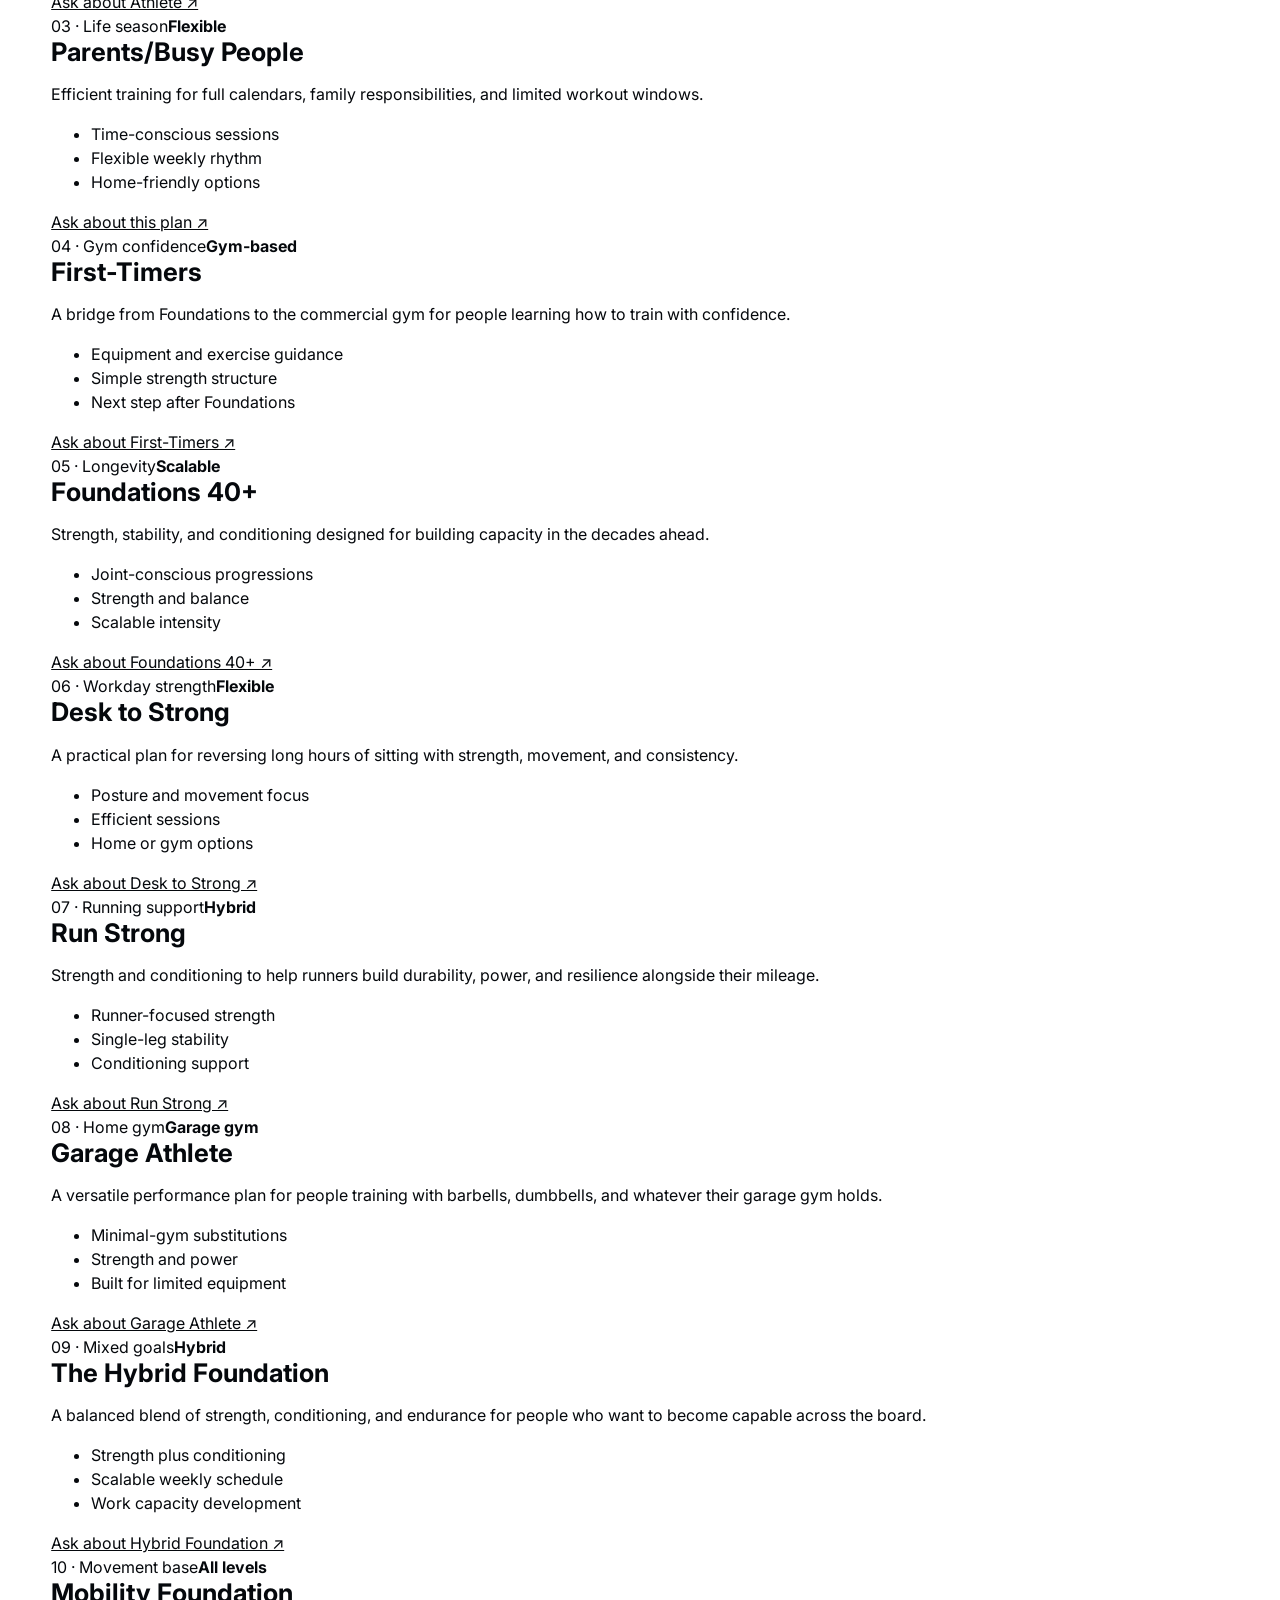
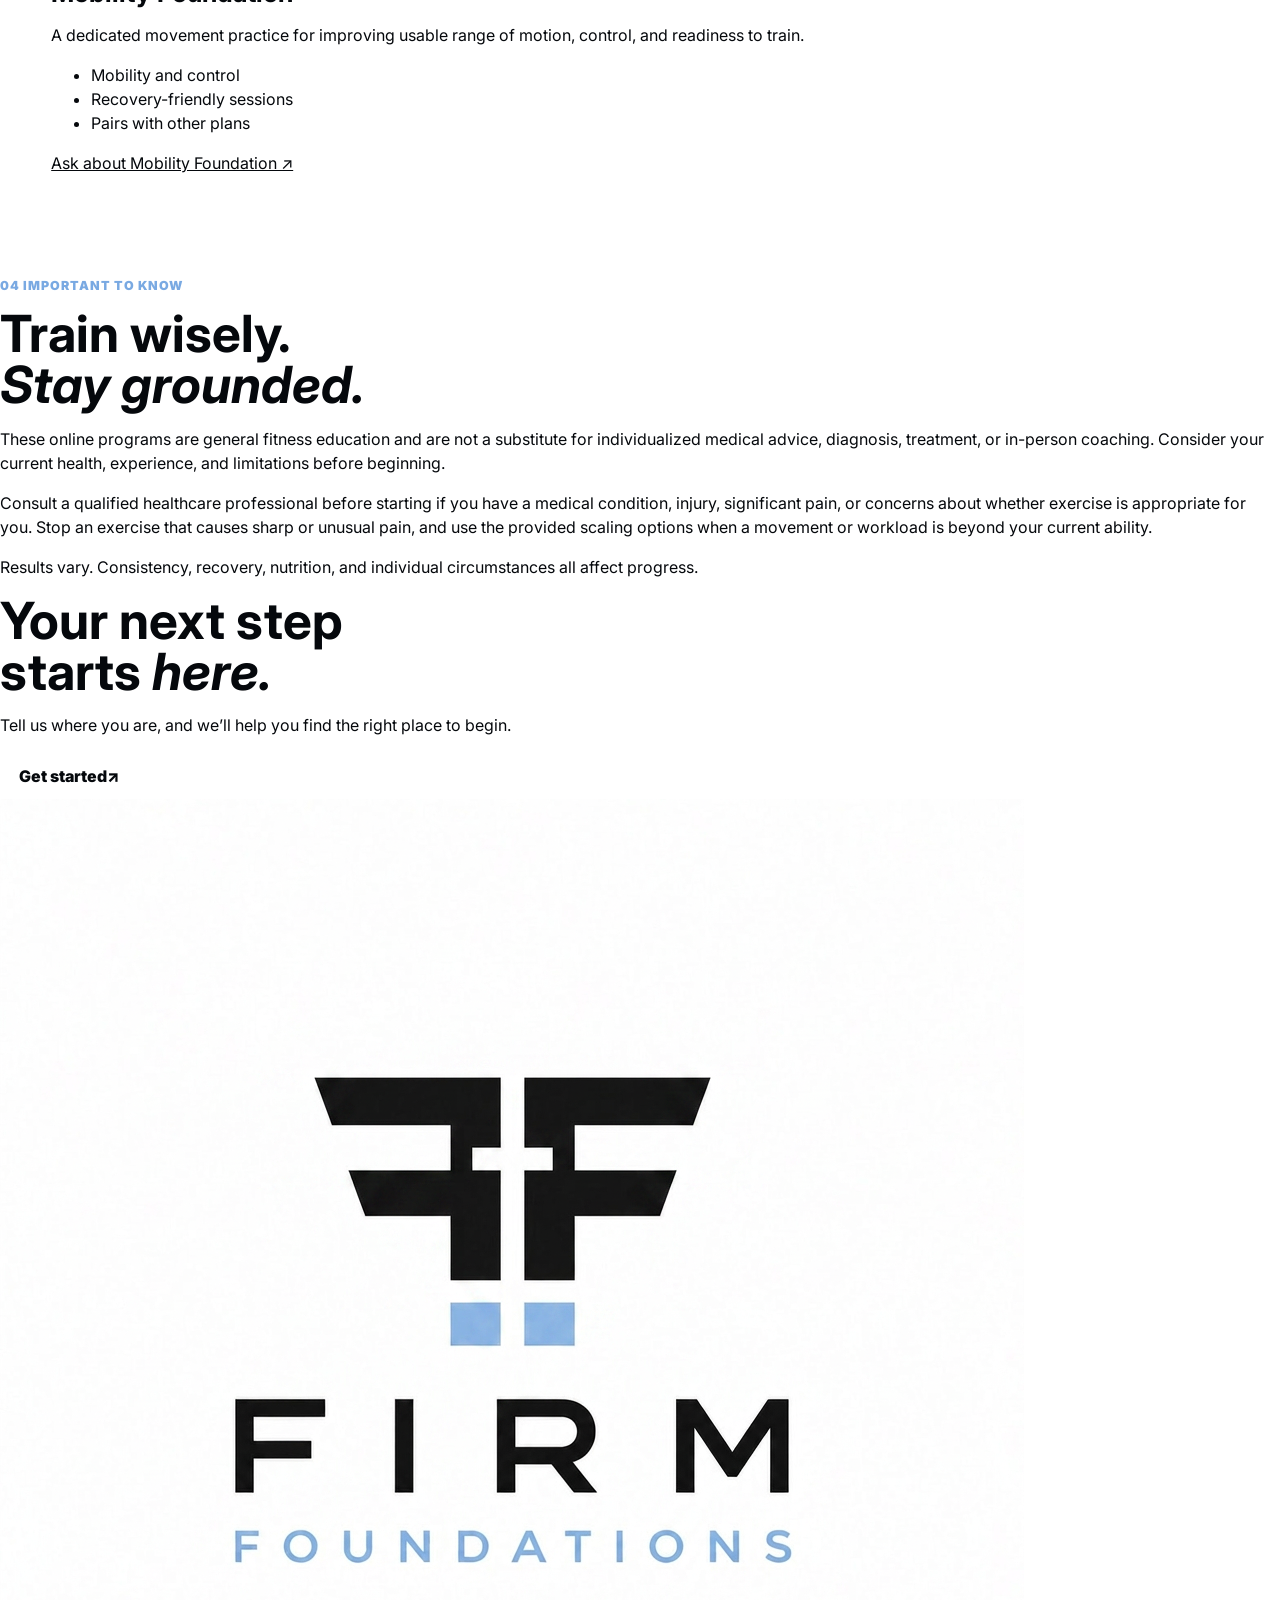
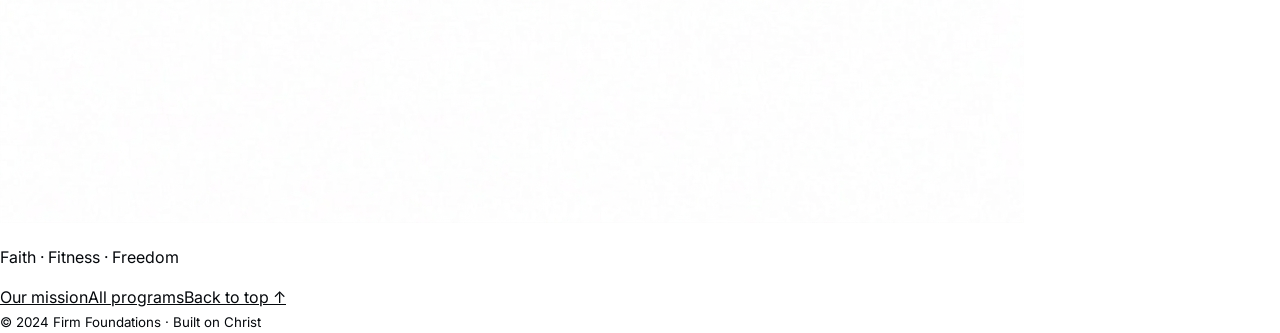
<file: programs-backup.html>
<!doctype html>
<html lang="en">
<head>
  <meta charset="UTF-8"><meta name="viewport" content="width=device-width, initial-scale=1.0">
  <meta name="description" content="Online workout plans from Firm Foundations Fitness for beginners, athletes, parents, runners, desk workers, and every season of life.">
  <title>Online Programs | Firm Foundations</title>
  <link rel="preconnect" href="https://fonts.googleapis.com"><link rel="preconnect" href="https://fonts.gstatic.com" crossorigin>
  <link href="https://fonts.googleapis.com/css2?family=DM+Mono:wght@400;500&family=Inter:wght@400;500;600;700;800;900&display=swap" rel="stylesheet">
  <link rel="stylesheet" href="styles.css">
<link rel="icon" type="image/png" href="Alternate_Blue.png">
</head>
<body>
  <div class="topline"><span>Firm Foundations</span><span>Faith · Fitness · Freedom</span><span>1 Timothy 4:8</span></div>
  <header class="site-header"><a class="logo-link" href="index.html"><img src="firm-foundations-logo.png" alt="Firm Foundations logo"></a><button class="menu-toggle" aria-label="Open menu" aria-expanded="false"><span></span><span></span></button><nav class="main-nav" aria-label="Primary navigation"><a href="index.html#mission">Our mission</a><a href="programs.html">Programs</a><a href="index.html#messages">Messages</a><a href="index.html#visit" class="nav-button">Get started <span>↗</span></a></nav></header>
  <main>
    <section class="programs-catalog-hero"><p class="breadcrumb"><a href="index.html">Home</a> &nbsp; / &nbsp; Programs</p><p class="kicker"><span>03</span> Online training, built for real life</p><h1>Find the plan<br>that meets you <em>here.</em></h1><p class="hero-text">Clear, practical workout plans for different goals, seasons, and starting points—with Christ at the center of how we think about health and growth.</p><a class="button button-blue" href="#how-it-works">See how it works <span>↓</span></a></section>

    <section class="how-it-works section" id="how-it-works"><div class="catalog-heading"><div><p class="kicker"><span>01</span> Before you choose</p><h2>How online<br>programs <em>work.</em></h2></div><p>Each program gives you structure without requiring a gym membership, a personal coach, or a perfect schedule.</p></div><div class="how-grid"><article><span>01</span><h3>Choose your plan</h3><p>Find the program that best matches your current experience, goals, equipment, and season of life.</p></article><article><span>02</span><h3>Follow the calendar</h3><p>Use the workouts, progressions, and guidance in your plan to build a steady rhythm week by week.</p></article><article><span>03</span><h3>Scale as needed</h3><p>Adjust reps, load, range of motion, or movement variations to meet your current ability and available equipment.</p></article><article><span>04</span><h3>Keep showing up</h3><p>The goal is faithful consistency—not perfection. Train your body while remembering that your identity is not your performance.</p></article></div></section>

    <section class="choose-section section" id="program-finder">
  <div>
    <p class="kicker"><span>02</span> Find your starting point</p>
    <h2>Which program is<br>right for <em>you?</em></h2>
    <p class="quiz-intro">
      Answer a few questions and we’ll point you toward the program that best fits your current goals, experience, and season of life.
    </p>
  </div>

  <form id="program-quiz" class="program-quiz">
  <div class="quiz-progress">
    Question <span id="quiz-current">1</span>/4
  </div>

  <div class="quiz-step active" data-step="0">
    <label for="experience">
      What best describes your training experience?
    </label>

    <select id="experience" name="experience">
      <option value="">Choose one</option>
      <option value="beginner">I’m new to structured training</option>
      <option value="gym-new">I’m new to training in a commercial gym</option>
      <option value="experienced">I have some training experience</option>
      <option value="advanced">I’ve been training for a while and have substantial experience</option>
    </select>
  </div>

  <div class="quiz-step" data-step="1">
  <div class="quiz-dropdown" data-group="goal">
    <button type="button" class="quiz-dropdown-toggle">
      <span class="quiz-dropdown-title">What are your primary goals?</span>
      <span class="quiz-chevron">⌄</span>
    </button>

    <div class="quiz-dropdown-menu">
      <label>
        <input type="checkbox" name="goal" value="general">
        <span>Build overall strength and fitness</span>
      </label>

      <label>
        <input type="checkbox" name="goal" value="performance">
        <span>Improve athletic performance</span>
      </label>

      <label>
        <input type="checkbox" name="goal" value="running">
        <span>Become a stronger runner or train for a race</span>
      </label>

      <label>
        <input type="checkbox" name="goal" value="mobility">
        <span>Improve mobility and movement</span>
      </label>

      <label>
        <input type="checkbox" name="goal" value="hybrid">
        <span>Mix strength and running/cardio</span>
      </label>
    </div>
  </div>
</div>

  <div class="quiz-step" data-step="2">
    <label for="setting">
      Where will you train most often?
    </label>

    <select id="setting" name="setting">
      <option value="">Choose one</option>
      <option value="home">At home with little equipment</option>
      <option value="commercial">At a commercial gym</option>
      <option value="garage">In a garage or home gym</option>
    </select>
  </div>

  <div class="quiz-step" data-step="3">
  <div class="quiz-dropdown" data-group="season">
    <button type="button" class="quiz-dropdown-toggle">
      <span class="quiz-dropdown-title">
        Which statements describe your current situation?
      </span>
      <span class="quiz-chevron">⌄</span>
    </button>

    <div class="quiz-dropdown-menu">
      <label>
        <input type="checkbox" name="season" value="beginner">
        <span>I’ve never exercised regularly or have no knowledge of how to exercise</span>
      </label>

      <label>
        <input type="checkbox" name="season" value="busy">
        <span>I have limited time and need quick workouts</span>
      </label>

      <label>
        <input type="checkbox" name="season" value="desk">
        <span>I spend most of my day sitting at a desk</span>
      </label>

      <label>
        <input type="checkbox" name="season" value="joint">
        <span>I’m experiencing some aches and pains in my joints</span>
      </label>

      <label>
        <input type="checkbox" name="season" value="55plus">
        <span>I’m 55 years or older</span>
      </label>

      <label>
        <input type="checkbox" name="season" value="athlete">
        <span>I’m an athlete and want to become stronger, faster, and more explosive</span>
      </label>

      <label>
        <input type="checkbox" name="season" value="mobility">
        <span>I want more functional mobility for everyday life</span>
      </label>

      <label>
        <input type="checkbox" name="season" value="returning">
        <span>I’ve worked out before, but I’m just getting back into the gym</span>
      </label>

      <label>
        <input type="checkbox" name="season" value="running">
        <span>I want to get better at running or I’m training for a race</span>
      </label>

      <label>
        <input type="checkbox" name="season" value="hybrid">
        <span>I want a mix of strength and running/cardio</span>
      </label>
    </div>
  </div>
</div>

  <div class="quiz-navigation">
    <button
      class="button button-light quiz-back"
      type="button"
      id="quiz-back"
      hidden
    >
      ← Back
    </button>

    <button
      class="button button-dark quiz-next"
      type="button"
      id="quiz-next"
    >
      Next →
    </button>

    <button
      class="button button-dark quiz-submit"
      type="submit"
      id="quiz-submit"
      hidden
    >
      Find my program <span>↗</span>
    </button>
  </div>

  <div id="program-result" class="program-result" hidden></div>
</form>
</section>

    <section class="catalog-section catalog-soft section"><div class="catalog-heading"><div><p class="kicker"><span>03</span> Ready-to-follow plans</p><h2>Build from<br><em>where you are.</em></h2></div><p>Every plan is designed to be practical, scalable, and connected to the whole-person mission of Firm Foundations.</p></div><div class="catalog-grid catalog-grid-ten">
      <article class="catalog-card catalog-featured"><div class="catalog-card-top"><span>01 · Beginner</span><b>12 weeks</b></div><h3>Foundations</h3><p>A 12-week beginner plan for building consistency, confidence, and a healthy rhythm from the ground up.</p><ul><li>Beginner-friendly progressions</li><li>Minimal-equipment options</li><li>Clear weekly structure</li></ul><a href="index.html#visit">Ask about Foundations ↗</a></article>
      <article class="catalog-card"><div class="catalog-card-top"><span>02 · Performance</span><b>Gym-based</b></div><h3>Athlete</h3><p>Functional training focused on explosivity, rotational athleticism, and transferable strength.</p><ul><li>Power and speed work</li><li>Rotational movement</li><li>Equipment substitutions included</li></ul><a href="index.html#visit">Ask about Athlete ↗</a></article>
      <article class="catalog-card"><div class="catalog-card-top"><span>03 · Life season</span><b>Flexible</b></div><h3>Parents/Busy People</h3><p>Efficient training for full calendars, family responsibilities, and limited workout windows.</p><ul><li>Time-conscious sessions</li><li>Flexible weekly rhythm</li><li>Home-friendly options</li></ul><a href="index.html#visit">Ask about this plan ↗</a></article>
      <article class="catalog-card"><div class="catalog-card-top"><span>04 · Gym confidence</span><b>Gym-based</b></div><h3>First-Timers</h3><p>A bridge from Foundations to the commercial gym for people learning how to train with confidence.</p><ul><li>Equipment and exercise guidance</li><li>Simple strength structure</li><li>Next step after Foundations</li></ul><a href="index.html#visit">Ask about First-Timers ↗</a></article>
      <article class="catalog-card"><div class="catalog-card-top"><span>05 · Longevity</span><b>Scalable</b></div><h3>Foundations 40+</h3><p>Strength, stability, and conditioning designed for building capacity in the decades ahead.</p><ul><li>Joint-conscious progressions</li><li>Strength and balance</li><li>Scalable intensity</li></ul><a href="index.html#visit">Ask about Foundations 40+ ↗</a></article>
      <article class="catalog-card catalog-featured"><div class="catalog-card-top"><span>06 · Workday strength</span><b>Flexible</b></div><h3>Desk to Strong</h3><p>A practical plan for reversing long hours of sitting with strength, movement, and consistency.</p><ul><li>Posture and movement focus</li><li>Efficient sessions</li><li>Home or gym options</li></ul><a href="index.html#visit">Ask about Desk to Strong ↗</a></article>
      <article class="catalog-card"><div class="catalog-card-top"><span>07 · Running support</span><b>Hybrid</b></div><h3>Run Strong</h3><p>Strength and conditioning to help runners build durability, power, and resilience alongside their mileage.</p><ul><li>Runner-focused strength</li><li>Single-leg stability</li><li>Conditioning support</li></ul><a href="index.html#visit">Ask about Run Strong ↗</a></article>
      <article class="catalog-card"><div class="catalog-card-top"><span>08 · Home gym</span><b>Garage gym</b></div><h3>Garage Athlete</h3><p>A versatile performance plan for people training with barbells, dumbbells, and whatever their garage gym holds.</p><ul><li>Minimal-gym substitutions</li><li>Strength and power</li><li>Built for limited equipment</li></ul><a href="index.html#visit">Ask about Garage Athlete ↗</a></article>
      <article class="catalog-card"><div class="catalog-card-top"><span>09 · Mixed goals</span><b>Hybrid</b></div><h3>The Hybrid Foundation</h3><p>A balanced blend of strength, conditioning, and endurance for people who want to become capable across the board.</p><ul><li>Strength plus conditioning</li><li>Scalable weekly schedule</li><li>Work capacity development</li></ul><a href="index.html#visit">Ask about Hybrid Foundation ↗</a></article>
      <article class="catalog-card"><div class="catalog-card-top"><span>10 · Movement base</span><b>All levels</b></div><h3>Mobility Foundation</h3><p>A dedicated movement practice for improving usable range of motion, control, and readiness to train.</p><ul><li>Mobility and control</li><li>Recovery-friendly sessions</li><li>Pairs with other plans</li></ul><a href="index.html#visit">Ask about Mobility Foundation ↗</a></article>
    </div></section>

    <section class="disclaimer-section section"><div class="disclaimer-box"><p class="kicker"><span>04</span> Important to know</p><h2>Train wisely.<br><em>Stay grounded.</em></h2><div><p>These online programs are general fitness education and are not a substitute for individualized medical advice, diagnosis, treatment, or in-person coaching. Consider your current health, experience, and limitations before beginning.</p><p>Consult a qualified healthcare professional before starting if you have a medical condition, injury, significant pain, or concerns about whether exercise is appropriate for you. Stop an exercise that causes sharp or unusual pain, and use the provided scaling options when a movement or workload is beyond your current ability.</p><p>Results vary. Consistency, recovery, nutrition, and individual circumstances all affect progress.</p></div></div></section>

    <section class="page-callout"><h2>Your next step<br>starts <em>here.</em></h2><div><p>Tell us where you are, and we’ll help you find the right place to begin.</p><a class="button button-light" href="index.html#visit">Get started <span>↗</span></a></div></section>
  </main>
  <footer class="subpage-footer"><img src="firm-foundations-logo.png" alt="Firm Foundations" class="footer-logo"><p>Faith · Fitness · Freedom</p><div><a href="index.html#mission">Our mission</a><a href="programs.html">All programs</a><a href="index.html#top">Back to top ↑</a></div><small>© 2024 Firm Foundations · Built on Christ</small></footer>
  <script src="script.js"></script>
</body>
</html>
</file>
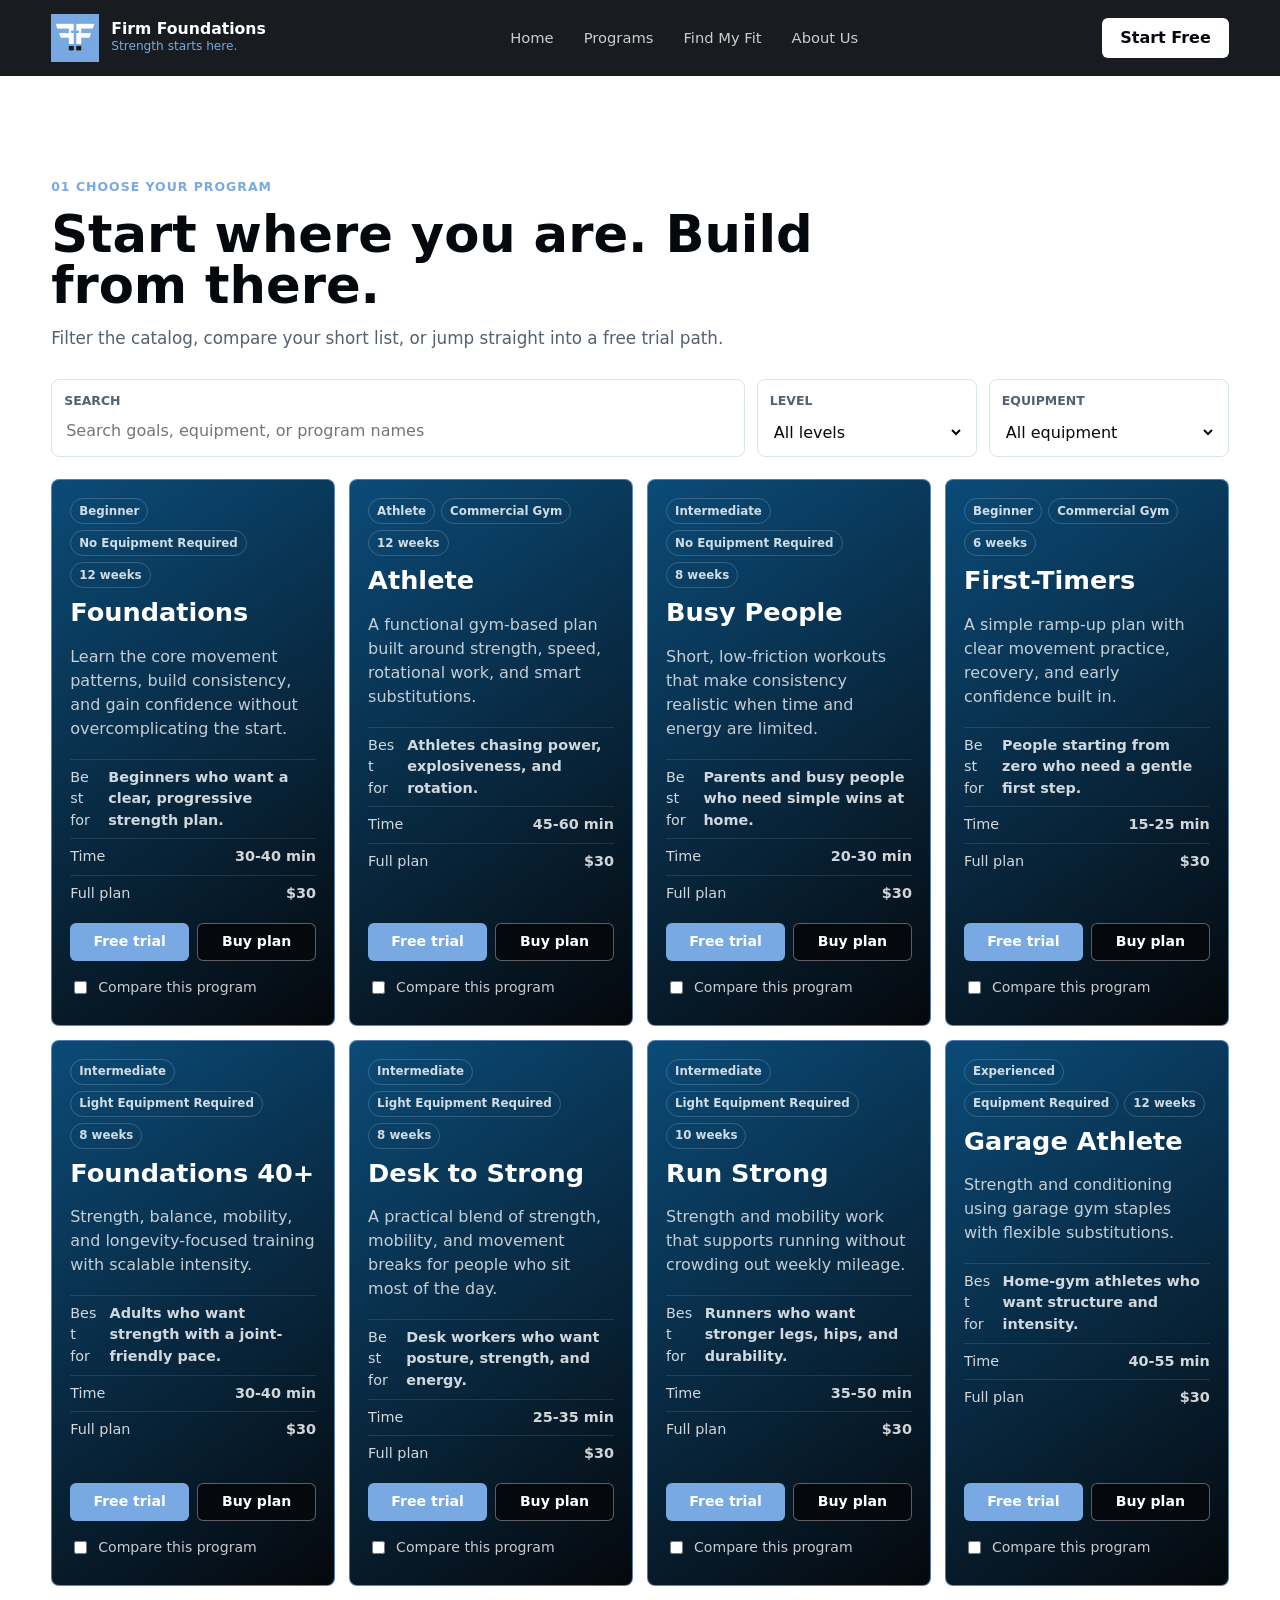
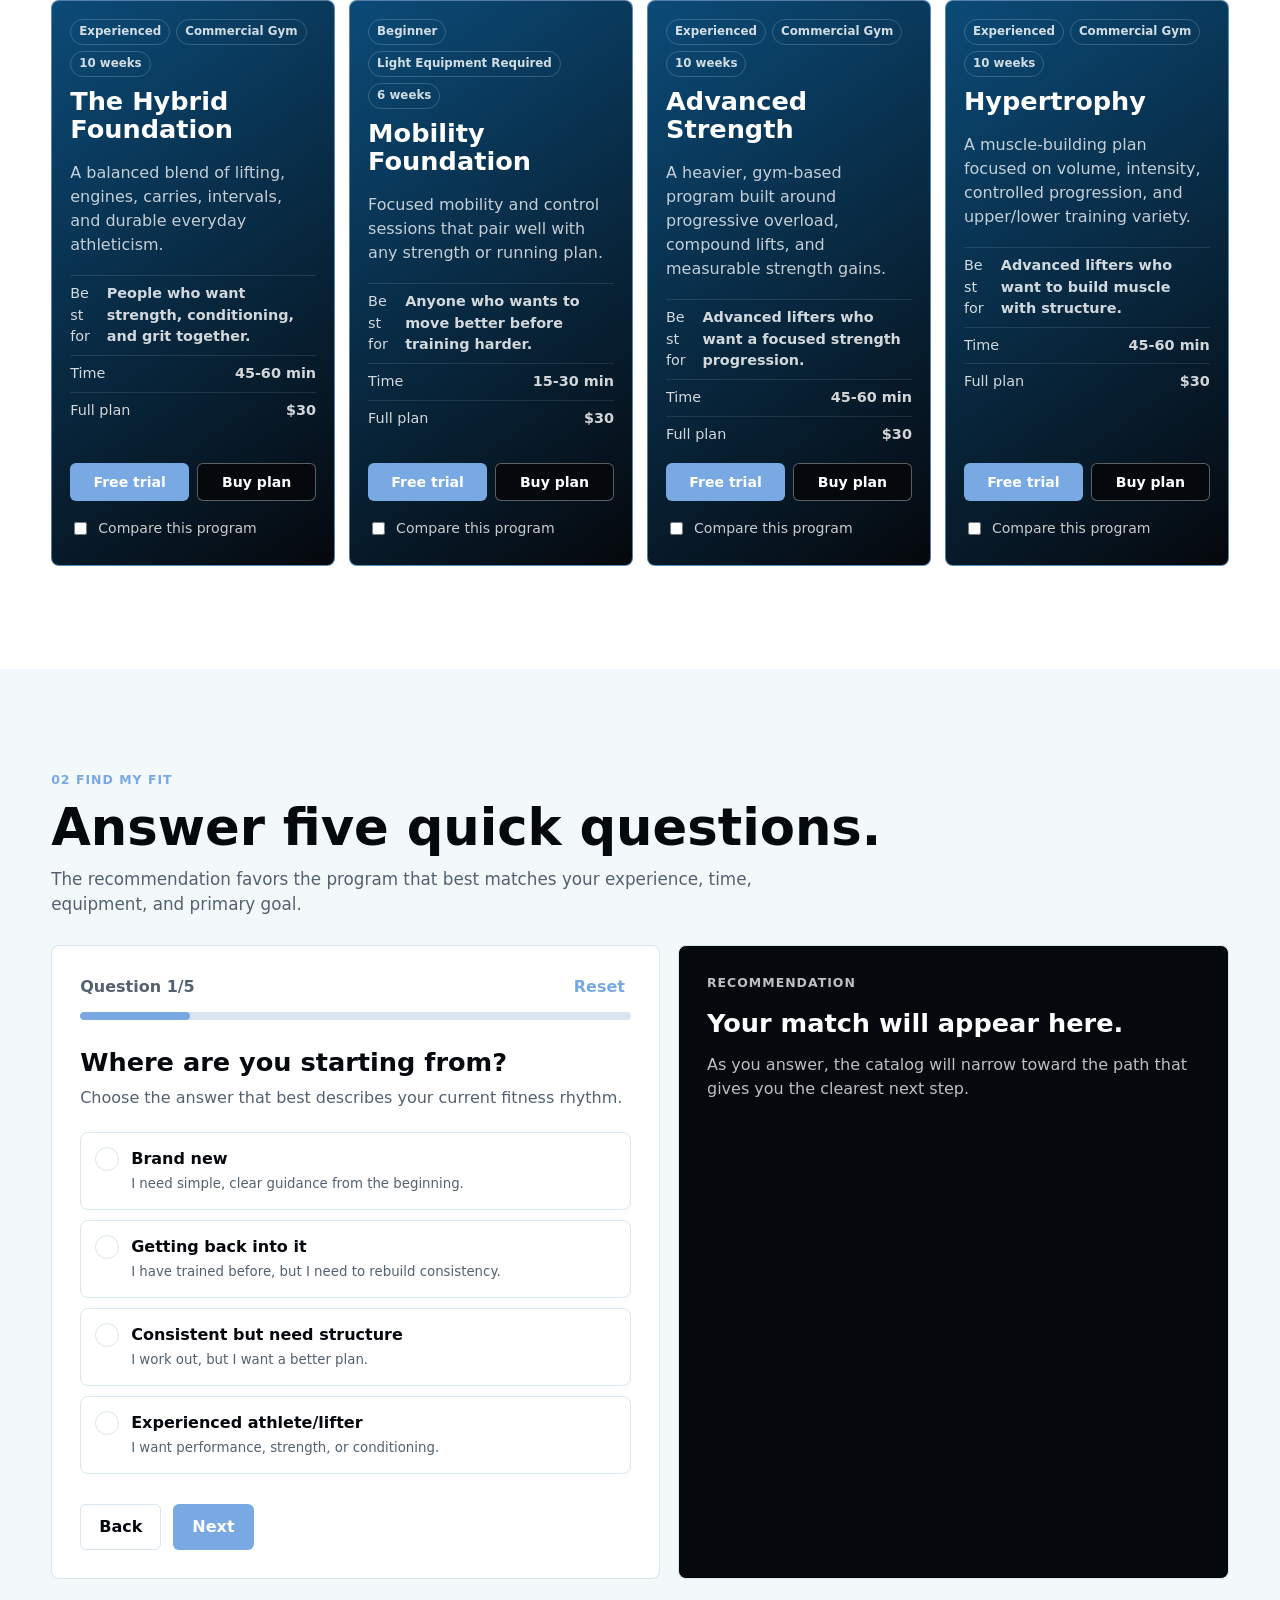
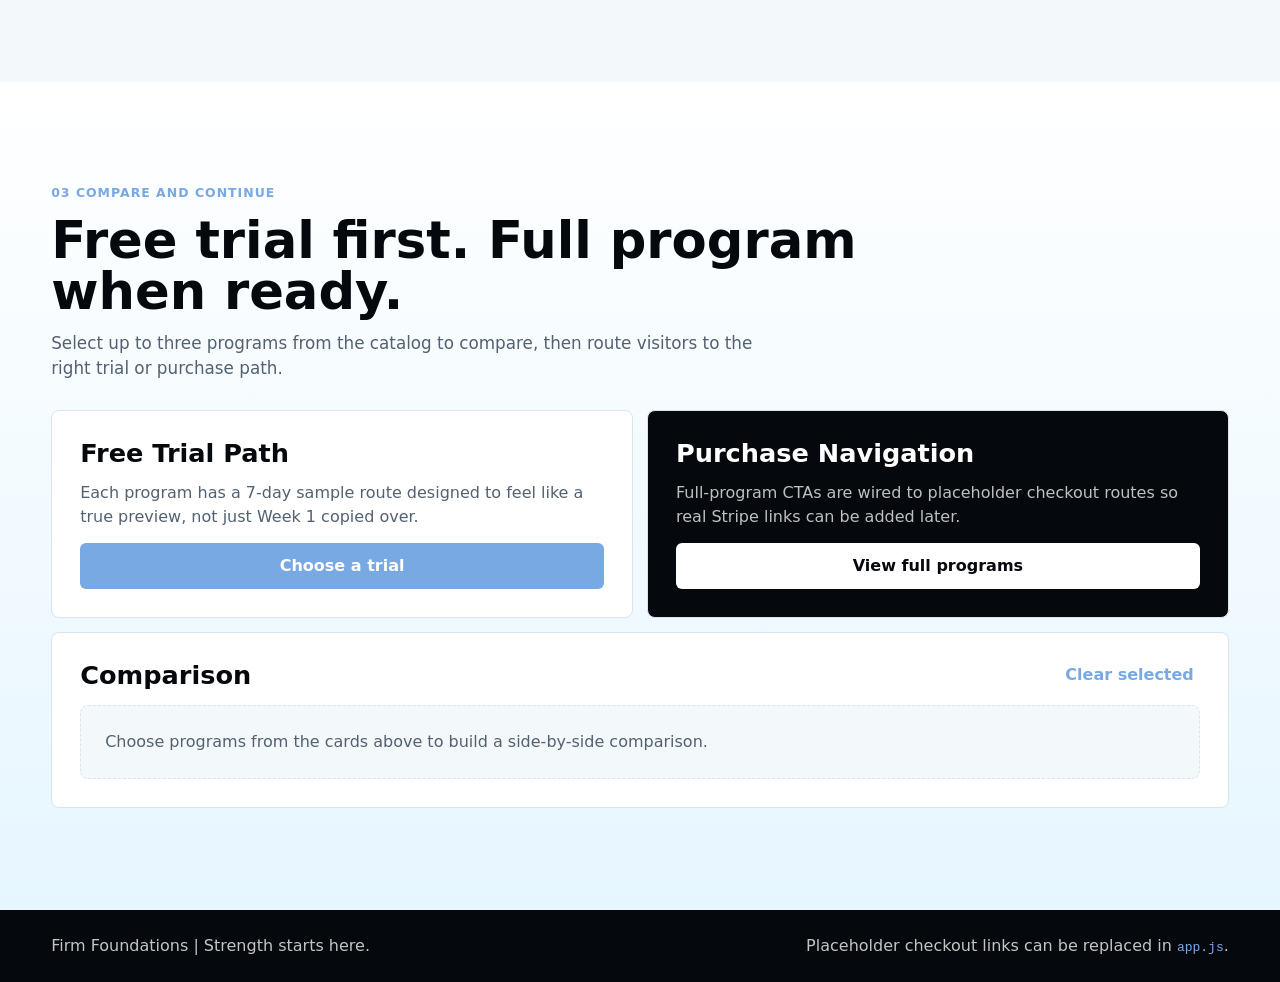
<file: programs.html>
<!doctype html>
<html lang="en">
  <head>
    <meta charset="utf-8">
    <meta name="viewport" content="width=device-width, initial-scale=1">
    <meta name="description" content="Firm Foundations Fitness program catalog with program recommendations, comparison, free trials, and purchase paths.">
    <title>Programs | Firm Foundations</title>
    <link rel="stylesheet" href="styles.css">
  </head>
  <body>
    <header class="site-header">
      <a class="brand" href="index.html" aria-label="Firm Foundations home">
        <img class="brand-logo" src="Alternate_Blue.png" alt="Firm Foundations Fitness logo">
        <span class="brand-text">
          <strong>Firm Foundations</strong>
          <small>Strength starts here.</small>
        </span>
      </a>
      <nav class="main-nav" aria-label="Primary navigation">
  <a href="index.html">Home</a>
  <a href="programs.html">Programs</a>
  <a href="programs.html#finder">Find My Fit</a>
  <a href="about.html">About Us</a>
</nav>
      <a class="header-cta" href="programs.html#compare">Start Free</a>
    </header>

    <main id="top">
      
<section id="programs" class="catalog-section" aria-labelledby="programs-title">
  <div class="section-heading">
    <p class="kicker">01 Choose Your Program</p>
    <h2 id="programs-title">Start where you are. Build from there.</h2>
    <p>
      Filter the catalog, compare your short list, or jump straight into a free trial path.
    </p>
  </div>

  <div class="toolbar" aria-label="Program filters">
    <label class="search-field">
      <span>Search</span>
      <input id="program-search" type="search" placeholder="Search goals, equipment, or program names">
    </label>

    <label>
      <span>Level</span>
      <select id="level-filter">
        <option value="all">All levels</option>
        <option value="Beginner">Beginner</option>
        <option value="Intermediate">Intermediate</option>
        <option value="Experienced">Experienced</option>
        <option value="Athlete">Athlete</option>
      </select>
    </label>

    <label>
      <span>Equipment</span>
      <select id="equipment-filter">
  <option value="all">All equipment</option>
  <option value="None">No Equipment Required</option>
  <option value="Minimal">Light Equipment Required</option>
  <option value="Garage">Equipment Required</option>
  <option value="Commercial">Commercial Gym</option>
</select>
    </label>
  </div>

  <div id="program-grid" class="program-grid" aria-live="polite"></div>

  <div id="compare-bar" class="compare-bar" hidden>
    <strong><span id="compare-count">0</span> selected for comparison</strong>
    <button id="go-compare" class="button primary" type="button">Compare selected programs</button>
  </div>
</section>

      <section id="finder" class="finder-section" aria-labelledby="finder-title">
        <div class="section-heading">
          <p class="kicker">02 Find My Fit</p>
          <h2 id="finder-title">Answer five quick questions.</h2>
          <p>
            The recommendation favors the program that best matches your experience, time, equipment, and primary goal.
          </p>
        </div>

        <div class="finder-layout">
          <article class="questionnaire" aria-labelledby="question-title">
            <div class="progress-row">
              <span id="question-progress">Question 1/4</span>
              <button id="reset-quiz" class="text-button" type="button">Reset</button>
            </div>
            <div class="progress-track" aria-hidden="true">
              <span id="progress-fill"></span>
            </div>

            <h3 id="question-title"></h3>
            <p id="question-help" class="question-help"></p>
            <div id="answer-list" class="answer-list"></div>

            <div class="quiz-actions">
              <button id="back-question" class="button secondary" type="button">Back</button>
              <button id="next-question" class="button primary" type="button">Next</button>
            </div>
          </article>

          <aside id="recommendation-panel" class="recommendation-panel" aria-live="polite">
            <p class="kicker">Recommendation</p>
            <h3>Your match will appear here.</h3>
            <p>
              As you answer, the catalog will narrow toward the path that gives you the clearest next step.
            </p>
          </aside>
        </div>
      </section>

      <section id="compare" class="compare-section" aria-labelledby="compare-title">
        <div class="section-heading">
          <p class="kicker">03 Compare And Continue</p>
          <h2 id="compare-title">Free trial first. Full program when ready.</h2>
          <p>
            Select up to three programs from the catalog to compare, then route visitors to the right trial or purchase path.
          </p>
        </div>

        <div class="next-step-grid">
          <article class="path-panel">
            <h3>Free Trial Path</h3>
            <p>
              Each program has a 7-day sample route designed to feel like a true preview, not just Week 1 copied over.
            </p>
            <a id="global-trial-link" class="button primary" href="#programs">Choose a trial</a>
          </article>
          <article class="path-panel dark">
            <h3>Purchase Navigation</h3>
            <p>
              Full-program CTAs are wired to placeholder checkout routes so real Stripe links can be added later.
            </p>
            <a id="global-buy-link" class="button light" href="#programs">View full programs</a>
          </article>
        </div>

        <div class="compare-shell">
          <div class="compare-head">
            <h3>Comparison</h3>
            <button id="clear-compare" class="text-button" type="button">Clear selected</button>
          </div>
          <div id="compare-empty" class="empty-state">
            Choose programs from the cards above to build a side-by-side comparison.
          </div>
          <div id="compare-table-wrap" class="table-wrap" hidden>
            <table id="compare-table">
              <caption>Selected program comparison</caption>
              <thead></thead>
              <tbody></tbody>
            </table>
          </div>
        </div>
      </section>
    </main>

    <div id="route-toast" class="route-toast" role="status" aria-live="polite" hidden></div>

    <footer class="site-footer">
      <p>Firm Foundations | Strength starts here.</p>
      <p>Placeholder checkout links can be replaced in <code>app.js</code>.</p>
    </footer>

    <script src="app.js?v=20260911" defer></script>
</body>
</html>
</file>
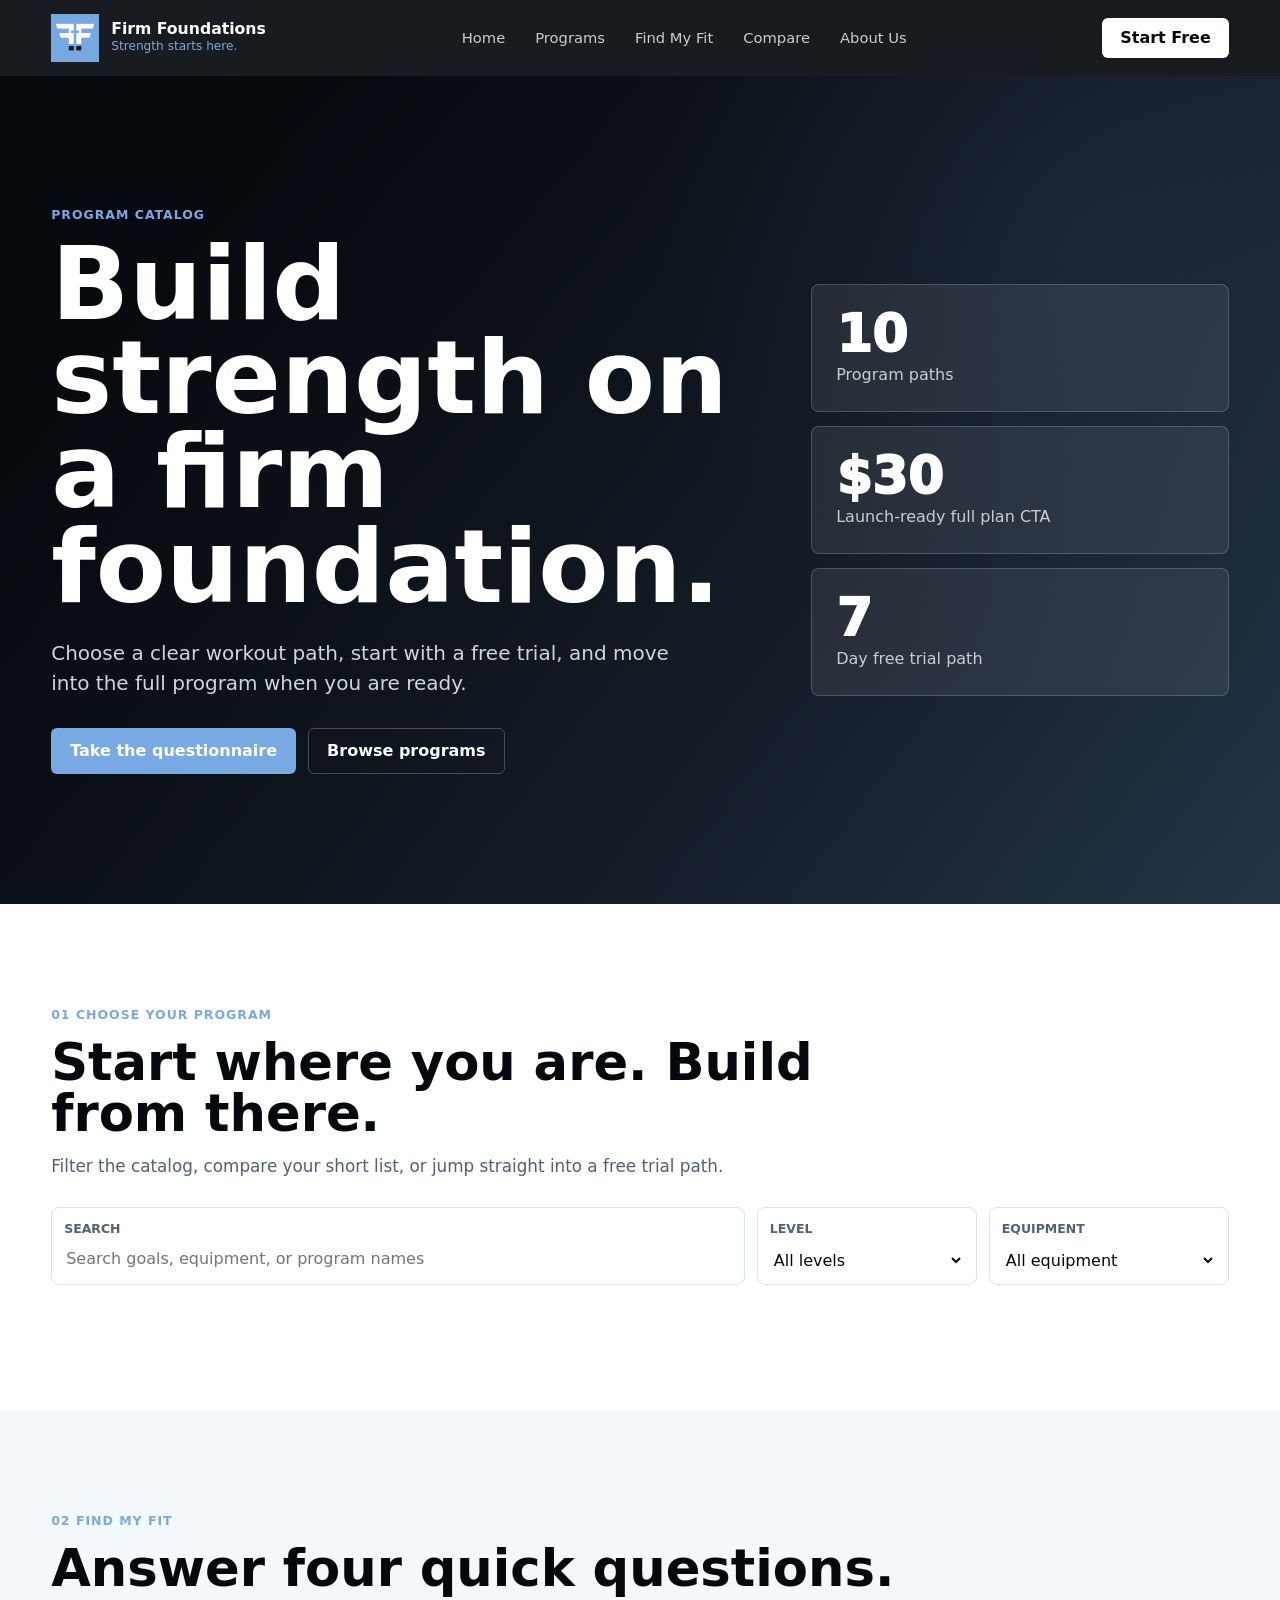
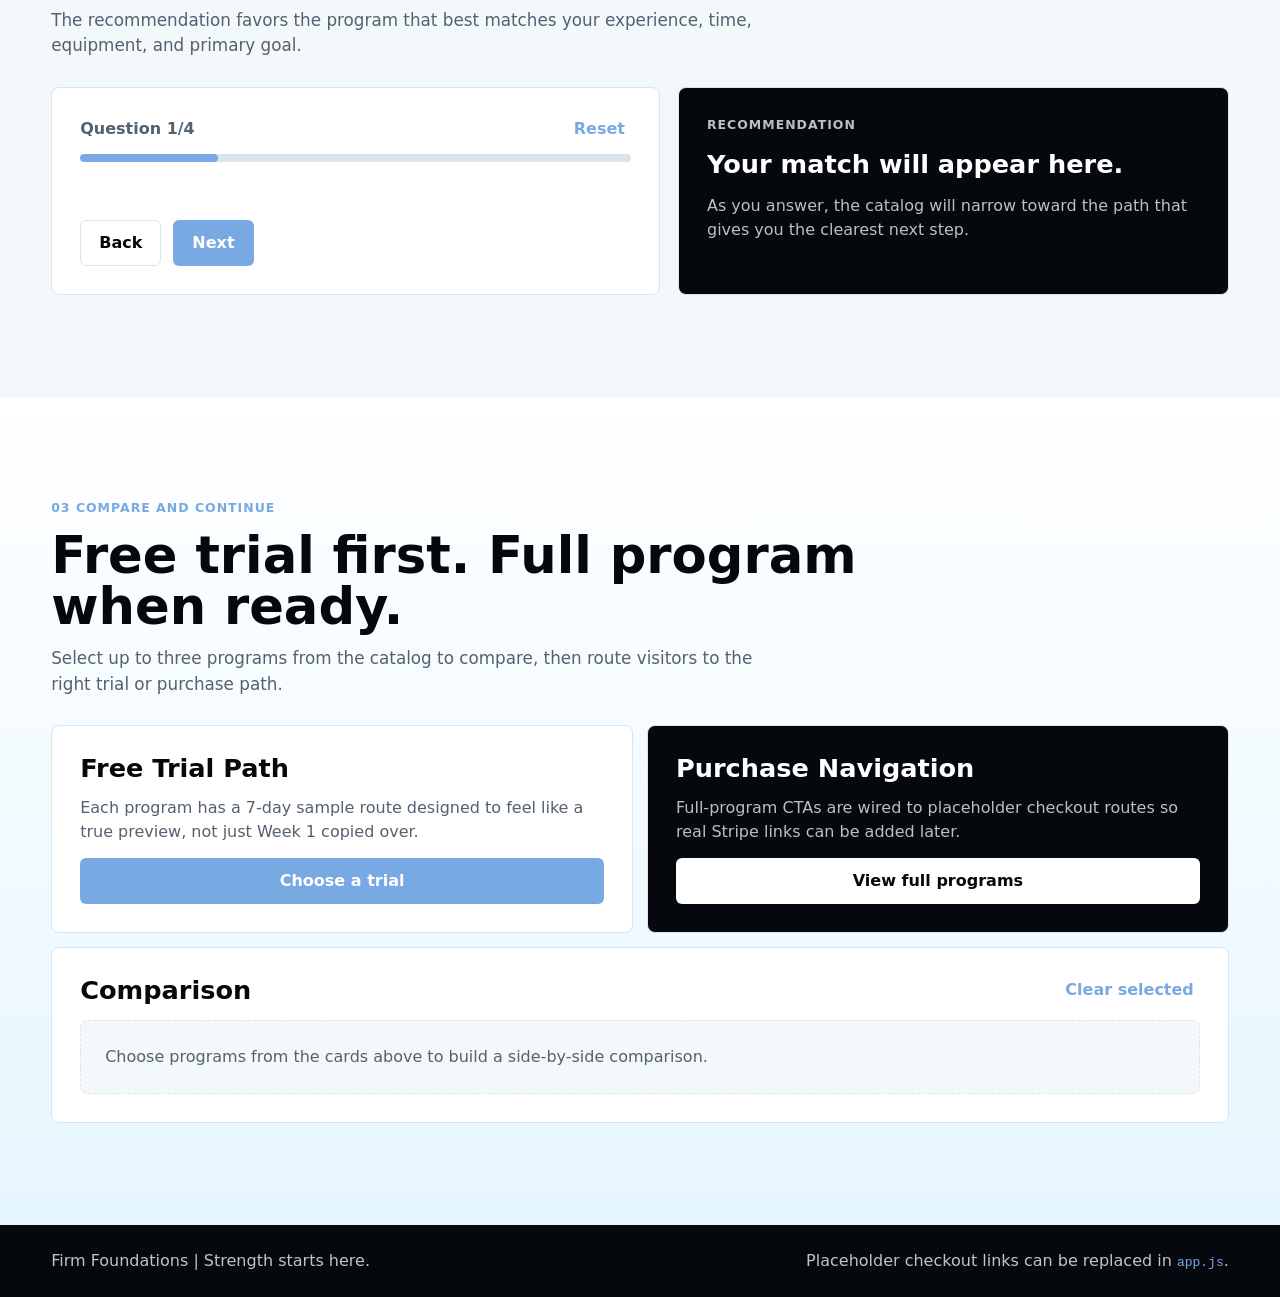
<file: programs2.html>
<!doctype html>
<html lang="en">
  <head>
    <meta charset="utf-8">
    <meta name="viewport" content="width=device-width, initial-scale=1">
    <meta name="description" content="Firm Foundations Fitness program catalog with program recommendations, comparison, free trials, and purchase paths.">
    <title>Programs | Firm Foundations</title>
    <link rel="stylesheet" href="styles.css">
  </head>
  <body>
    <header class="site-header">
      <a class="brand" href="index.html" aria-label="Firm Foundations home">
        <img class="brand-logo" src="Alternate_Blue.png" alt="Firm Foundations Fitness logo">
        <span class="brand-text">
          <strong>Firm Foundations</strong>
          <small>Strength starts here.</small>
        </span>
      </a>
      <nav class="main-nav" aria-label="Primary navigation">
        <a href="index.html">Home</a>
        <a href="programs.html">Programs</a>
        <a href="programs.html#finder">Find My Fit</a>
        <a href="programs.html#compare">Compare</a>
        <a href="about.html">About Us</a>
      </nav>
      <a class="header-cta" href="#finder">Start Free</a>
    </header>

    <main id="top">
      <section class="hero-section" aria-labelledby="page-title">
        <div class="hero-copy">
          <p class="kicker">Program Catalog</p>
          <h1 id="page-title">Build strength on a firm foundation.</h1>
          <p class="hero-lede">
            Choose a clear workout path, start with a free trial, and move into the full program when you are ready.
          </p>
          <div class="hero-actions">
            <a class="button primary" href="#finder">Take the questionnaire</a>
            <a class="button secondary" href="#programs">Browse programs</a>
          </div>
        </div>

        <aside class="hero-panel" aria-label="Catalog snapshot">
          <div>
            <span class="panel-number">10</span>
            <span class="panel-label">Program paths</span>
          </div>
          <div>
            <span class="panel-number">$30</span>
            <span class="panel-label">Launch-ready full plan CTA</span>
          </div>
          <div>
            <span class="panel-number">7</span>
            <span class="panel-label">Day free trial path</span>
          </div>
        </aside>
      </section>

      <section id="programs" class="catalog-section" aria-labelledby="programs-title">
        <div class="section-heading">
          <p class="kicker">01 Choose Your Program</p>
          <h2 id="programs-title">Start where you are. Build from there.</h2>
          <p>
            Filter the catalog, compare your short list, or jump straight into a free trial path.
          </p>
        </div>

        <div class="toolbar" aria-label="Program filters">
          <label class="search-field">
            <span>Search</span>
            <input id="program-search" type="search" placeholder="Search goals, equipment, or program names">
          </label>

          <label>
            <span>Level</span>
            <select id="level-filter">
              <option value="all">All levels</option>
              <option value="Beginner">Beginner</option>
              <option value="Intermediate">Intermediate</option>
              <option value="Experienced">Experienced</option>
              <option value="Athlete">Athlete</option>
            </select>
          </label>

          <label>
            <span>Equipment</span>
            <select id="equipment-filter">
              <option value="all">All equipment</option>
              <option value="None">No equipment</option>
              <option value="Minimal">Minimal equipment</option>
              <option value="Garage">Garage gym</option>
              <option value="Commercial">Commercial gym</option>
            </select>
          </label>
        </div>

        <div id="program-grid" class="program-grid" aria-live="polite"></div>
      </section>

      <section id="finder" class="finder-section" aria-labelledby="finder-title">
        <div class="section-heading">
          <p class="kicker">02 Find My Fit</p>
          <h2 id="finder-title">Answer four quick questions.</h2>
          <p>
            The recommendation favors the program that best matches your experience, time, equipment, and primary goal.
          </p>
        </div>

        <div class="finder-layout">
          <article class="questionnaire" aria-labelledby="question-title">
            <div class="progress-row">
              <span id="question-progress">Question 1/4</span>
              <button id="reset-quiz" class="text-button" type="button">Reset</button>
            </div>
            <div class="progress-track" aria-hidden="true">
              <span id="progress-fill"></span>
            </div>

            <h3 id="question-title"></h3>
            <p id="question-help" class="question-help"></p>
            <div id="answer-list" class="answer-list"></div>

            <div class="quiz-actions">
              <button id="back-question" class="button secondary" type="button">Back</button>
              <button id="next-question" class="button primary" type="button">Next</button>
            </div>
          </article>

          <aside id="recommendation-panel" class="recommendation-panel" aria-live="polite">
            <p class="kicker">Recommendation</p>
            <h3>Your match will appear here.</h3>
            <p>
              As you answer, the catalog will narrow toward the path that gives you the clearest next step.
            </p>
          </aside>
        </div>
      </section>

      <section id="compare" class="compare-section" aria-labelledby="compare-title">
        <div class="section-heading">
          <p class="kicker">03 Compare And Continue</p>
          <h2 id="compare-title">Free trial first. Full program when ready.</h2>
          <p>
            Select up to three programs from the catalog to compare, then route visitors to the right trial or purchase path.
          </p>
        </div>

        <div class="next-step-grid">
          <article class="path-panel">
            <h3>Free Trial Path</h3>
            <p>
              Each program has a 7-day sample route designed to feel like a true preview, not just Week 1 copied over.
            </p>
            <a id="global-trial-link" class="button primary" href="#programs">Choose a trial</a>
          </article>
          <article class="path-panel dark">
            <h3>Purchase Navigation</h3>
            <p>
              Full-program CTAs are wired to placeholder checkout routes so real Stripe links can be added later.
            </p>
            <a id="global-buy-link" class="button light" href="#programs">View full programs</a>
          </article>
        </div>

        <div class="compare-shell">
          <div class="compare-head">
            <h3>Comparison</h3>
            <button id="clear-compare" class="text-button" type="button">Clear selected</button>
          </div>
          <div id="compare-empty" class="empty-state">
            Choose programs from the cards above to build a side-by-side comparison.
          </div>
          <div id="compare-table-wrap" class="table-wrap" hidden>
            <table id="compare-table">
              <caption>Selected program comparison</caption>
              <thead></thead>
              <tbody></tbody>
            </table>
          </div>
        </div>
      </section>
    </main>

    <div id="route-toast" class="route-toast" role="status" aria-live="polite" hidden></div>

    <footer class="site-footer">
      <p>Firm Foundations | Strength starts here.</p>
      <p>Placeholder checkout links can be replaced in <code>app.js</code>.</p>
    </footer>
</file>
<file: styles.css>
:root {
  --blue: #79A9E2;
  --blue-dark: #0b4b78;
  --tile-blue: #0b4b78;
  --blue-light: #79A9E2;
  --ink: #05080c;
  --muted: #536170;
  --line: #d9e5ed;
  --paper: #ffffff;
  --soft: #f3f8fb;
  --soft-blue: #e6f6ff;
  --success: #1d8a58;
  --shadow: 0 20px 40px rgba(5, 8, 12, 0.14);
  color-scheme: light;
}* { box-sizing: border-box; }html { scroll-behavior: smooth; }body {
  margin: 0;
  background: var(--paper);
  color: var(--ink);
  font-family: Inter, ui-sans-serif, system-ui, -apple-system, BlinkMacSystemFont, "Segoe UI", sans-serif;
  line-height: 1.5;
  overflow-wrap: anywhere;
}a { color: inherit; }button,
input,
select { font: inherit; }button { cursor: pointer; }h1,
h2,
h3,
p { overflow-wrap: anywhere; }h1 {
  max-width: 760px;
  margin: 0;
  font-size: clamp(3.1rem, 8vw, 6.8rem);
  line-height: 0.92;
  letter-spacing: 0;
}h2 {
  margin: 0;
  font-size: clamp(2rem, 4vw, 3.9rem);
  line-height: 1;
  letter-spacing: 0;
}h3 {
  margin: 0;
  font-size: clamp(1.28rem, 2vw, 1.75rem);
  line-height: 1.1;
}code { color: var(--blue-light); }.site-header {
  position: sticky;
  top: 0;
  z-index: 20;
  display: flex;
  align-items: center;
  justify-content: space-between;
  gap: 24px;
  padding: 14px clamp(18px, 4vw, 56px);
  background: rgba(5, 8, 12, 0.92);
  color: #fff;
  backdrop-filter: blur(16px);
}.brand {
  display: inline-flex;
  align-items: center;
  gap: 12px;
  min-width: 215px;
  text-decoration: none;
}.brand-logo {
  display: block;
  width: 48px;
  height: 48px;
  object-fit: contain;
}.brand-text { display: grid; }.brand-text strong { font-size: 0.98rem; line-height: 1.05; }.brand-text small { color: var(--blue-light); font-size: 0.76rem; }.main-nav {
  display: flex;
  align-items: center;
  gap: clamp(14px, 3vw, 30px);
  font-size: 0.92rem;
}.main-nav a,
.header-cta { text-decoration: none; }.main-nav a { color: rgba(255, 255, 255, 0.78); }.main-nav a:hover,
.main-nav a:focus-visible { color: #fff; }.header-cta {
  display: inline-flex;
  align-items: center;
  justify-content: center;
  min-height: 40px;
  padding: 0 18px;
  border-radius: 6px;
  background: #fff;
  color: var(--ink);
  font-weight: 800;
}.hero-section,
.catalog-section,
.finder-section,
.compare-section,
.about-hero,
.about-section,
.about-band,
.about-grid-section,
.free-trial-section,
.quick-about-section,
.testimonials-section {
  padding: clamp(56px, 8vw, 104px) clamp(18px, 4vw, 56px);
}.hero-section {
  display: grid;
  grid-template-columns: minmax(0, 1.25fr) minmax(280px, 0.75fr);
  align-items: stretch;
  gap: clamp(28px, 5vw, 72px);
  min-height: calc(100vh - 72px);
  background:
  linear-gradient(115deg, rgba(5, 8, 12, 0.92), rgba(5, 8, 12, 0.72)),
  radial-gradient(circle at 85% 20%, rgba(121, 169, 226, 0.7), transparent 34%),
  linear-gradient(135deg, var(--ink), var(--blue));
  color: #fff;
}.hero-copy { align-self: center; max-width: 820px; }.hero-section .kicker,
.path-panel.dark .kicker { color: var(--blue-light); }.hero-lede {
  max-width: 640px;
  margin: 24px 0 0;
  color: rgba(255, 255, 255, 0.82);
  font-size: clamp(1.05rem, 2vw, 1.25rem);
}.hero-actions,
.quiz-actions,
.coming-soon-actions {
  display: flex;
  flex-wrap: wrap;
  gap: 12px;
  margin-top: 30px;
}.hero-panel {
  align-self: center;
  display: grid;
  gap: 14px;
}.hero-panel > div {
  display: grid;
  gap: 3px;
  padding: 24px;
  border: 1px solid rgba(255, 255, 255, 0.18);
  border-radius: 8px;
  background: rgba(255, 255, 255, 0.08);
}.panel-number {
  font-size: clamp(2rem, 4vw, 3.5rem);
  font-weight: 950;
  line-height: 1;
}.panel-label { color: rgba(255, 255, 255, 0.76); }.kicker {
  margin: 0 0 12px;
  color: var(--blue);
  font-size: 0.78rem;
  font-weight: 900;
  letter-spacing: 0.08em;
  text-transform: uppercase;
}.section-heading { max-width: 880px; margin-bottom: 28px; }.section-heading p:last-child {
  max-width: 720px;
  margin: 14px 0 0;
  color: var(--muted);
  font-size: 1.05rem;
}.button {
  display: inline-flex;
  align-items: center;
  justify-content: center;
  min-height: 46px;
  padding: 0 18px;
  border: 1px solid transparent;
  border-radius: 6px;
  font-weight: 850;
  text-align: center;
  text-decoration: none;
  transition: transform 160ms ease, background 160ms ease, border-color 160ms ease, color 160ms ease;
}.button:hover,
.button:focus-visible { transform: translateY(-1px); }.button.primary { background: var(--blue); color: #fff; }.button.secondary {
  border-color: rgba(255, 255, 255, 0.24);
  background: transparent;
  color: inherit;
}.button.light { background: #fff; color: var(--ink); }.button.small {
  min-height: 38px;
  padding-inline: 13px;
  font-size: 0.88rem;
}.catalog-section { background: var(--paper); }.finder-section { background: var(--soft); }.compare-section { background: linear-gradient(180deg, #fff 0%, var(--soft-blue) 100%); }.catalog-section .button.secondary,
.finder-section .button.secondary,
.compare-section .button.secondary {
  border-color: var(--line);
  color: var(--ink);
}.toolbar {
  display: grid;
  grid-template-columns: minmax(220px, 1fr) minmax(160px, 220px) minmax(170px, 240px);
  gap: 12px;
  margin-bottom: 22px;
}.toolbar label,
.search-field,
.questionnaire,
.recommendation-panel,
.path-panel,
.compare-shell {
  border: 1px solid var(--line);
  border-radius: 8px;
  background: #fff;
}.toolbar label {
  display: grid;
  gap: 8px;
  padding: 12px;
}.toolbar span {
  color: var(--muted);
  font-size: 0.78rem;
  font-weight: 850;
  text-transform: uppercase;
}input,
select {
  width: 100%;
  border: 0;
  outline: 0;
  background: transparent;
  color: var(--ink);
}select { cursor: pointer; }.program-grid {
  display: grid;
  grid-template-columns: repeat(4, minmax(0, 1fr));
  gap: 14px;
}.section-actions {
  display: flex;
  justify-content: center;
  margin-top: 24px;
}.program-card {
  display: flex;
  min-height: 360px;
  flex-direction: column;
  gap: 18px;
  padding: 18px;
  border: 1px solid var(--line);
  border-radius: 8px;
  background: var(--ink);
  color: #fff;
}.program-card.featured { border-color: rgba(121, 169, 226, 0.7); background: linear-gradient(145deg, var(--tile-blue), var(--ink)); }.program-card header { display: grid; gap: 10px; }.program-eyebrow {
  display: flex;
  flex-wrap: wrap;
  gap: 6px;
}.tag {
  display: inline-flex;
  align-items: center;
  min-height: 26px;
  padding: 0 8px;
  border: 1px solid rgba(255, 255, 255, 0.18);
  border-radius: 999px;
  color: rgba(255, 255, 255, 0.82);
  font-size: 0.74rem;
  font-weight: 750;
}.program-card p { margin: 0; color: rgba(255, 255, 255, 0.76); }.program-meta {
  display: grid;
  gap: 7px;
  margin: 0;
  padding: 0;
  color: rgba(255, 255, 255, 0.82);
  font-size: 0.9rem;
  list-style: none;
}.program-meta li {
  display: flex;
  justify-content: space-between;
  gap: 12px;
  padding-top: 7px;
  border-top: 1px solid rgba(255, 255, 255, 0.1);
}.program-card .card-actions {
  display: grid;
  grid-template-columns: 1fr 1fr;
  gap: 8px;
  margin-top: auto;
}.program-card .button.secondary {
  border-color: rgba(255, 255, 255, 0.35);
  background: #05080c;
  color: #fff;
}.compare-toggle {
  grid-column: 1 / -1;
  display: flex;
  align-items: center;
  gap: 8px;
  min-height: 38px;
  color: rgba(255, 255, 255, 0.78);
  font-size: 0.88rem;
}.compare-toggle input { width: auto; accent-color: var(--blue); }.finder-layout {
  display: grid;
  grid-template-columns: minmax(0, 1.05fr) minmax(280px, 0.95fr);
  gap: 18px;
  align-items: stretch;
}.questionnaire,
.recommendation-panel,
.path-panel,
.compare-shell { padding: clamp(18px, 3vw, 28px); }.progress-row,
.compare-head {
  display: flex;
  align-items: center;
  justify-content: space-between;
  gap: 16px;
  margin-bottom: 12px;
}.progress-row span { color: var(--muted); font-weight: 850; }.text-button {
  border: 0;
  background: transparent;
  color: var(--blue);
  font-weight: 850;
}.progress-track {
  height: 8px;
  margin-bottom: 28px;
  overflow: hidden;
  border-radius: 999px;
  background: var(--line);
}.progress-track span {
  display: block;
  width: 25%;
  height: 100%;
  border-radius: inherit;
  background: var(--blue);
  transition: width 180ms ease;
}.question-help { margin: 10px 0 22px; color: var(--muted); }.answer-list { display: grid; gap: 10px; }.answer-option {
  display: flex;
  align-items: flex-start;
  gap: 12px;
  width: 100%;
  min-height: 62px;
  padding: 14px;
  border: 1px solid var(--line);
  border-radius: 8px;
  background: #fff;
  color: var(--ink);
  text-align: left;
}.answer-option[aria-pressed="true"] {
  border-color: var(--blue);
  background: var(--soft-blue);
  box-shadow: inset 0 0 0 1px var(--blue);
}.answer-option .indicator {
  display: inline-grid;
  flex: 0 0 24px;
  place-items: center;
  width: 24px;
  height: 24px;
  border: 1px solid var(--line);
  border-radius: 999px;
  color: transparent;
  font-size: 0.82rem;
}.answer-option[aria-pressed="true"] .indicator {
  border-color: var(--blue);
  background: var(--blue);
  color: #fff;
}.answer-option strong { display: block; }.answer-option small { color: var(--muted); }.recommendation-panel {
  display: grid;
  align-content: start;
  gap: 16px;
  background: var(--ink);
  color: #fff;
}.recommendation-panel p { margin: 0; color: rgba(255, 255, 255, 0.74); }.match-score {
  display: inline-flex;
  width: fit-content;
  min-height: 30px;
  align-items: center;
  padding: 0 10px;
  border-radius: 999px;
  background: var(--blue);
  color: #fff;
  font-weight: 850;
}.reason-list {
  display: grid;
  gap: 8px;
  margin: 0;
  padding: 0;
  list-style: none;
}.reason-list li {
  padding: 10px;
  border-radius: 8px;
  background: rgba(255, 255, 255, 0.08);
}.next-step-grid {
  display: grid;
  grid-template-columns: repeat(2, minmax(0, 1fr));
  gap: 14px;
  margin-bottom: 14px;
}.path-panel { display: grid; gap: 14px; }.path-panel p { margin: 0; color: var(--muted); }.path-panel.dark { background: var(--ink); color: #fff; }.path-panel.dark p { color: rgba(255, 255, 255, 0.74); }.compare-bar {
  display: flex;
  align-items: center;
  justify-content: space-between;
  gap: 16px;
  margin-top: 18px;
  padding: 16px;
  border: 1px solid var(--line);
  border-radius: 8px;
  background: var(--soft-blue);
}.compare-bar[hidden] { display: none; }.compare-shell { overflow: hidden; }.compare-head { margin-bottom: 16px; }.empty-state {
  padding: 24px;
  border: 1px dashed var(--line);
  border-radius: 8px;
  background: var(--soft);
  color: var(--muted);
}.table-wrap { overflow-x: auto; }table {
  width: 100%;
  min-width: 680px;
  border-collapse: collapse;
}caption {
  position: absolute;
  width: 1px;
  height: 1px;
  overflow: hidden;
  clip: rect(0 0 0 0);
}th,
td {
  padding: 14px;
  border-bottom: 1px solid var(--line);
  text-align: left;
  vertical-align: top;
}th {
  color: var(--blue);
  font-size: 0.86rem;
  text-transform: uppercase;
}td:first-child { color: var(--muted); font-weight: 850; }.free-trial-section { background: var(--blue); color: #000; }.free-trial-section .kicker,
.free-trial-section h2,
.free-trial-section h3 { color: #fff; }.free-trial-section .section-heading p,
.free-trial-section p { color: #000; font-weight: 900; }.free-trial-section .button.primary {
  border-color: #000;
  background: #000;
  color: #fff;
}.free-trial-section .button.secondary {
  border-color: #fff;
  background: #fff;
  color: #000;
}.free-trial-section .button.primary:hover,
.free-trial-section .button.primary:focus-visible {
  border-color: #111;
  background: #111;
  color: #fff;
}.free-trial-section .button.secondary:hover,
.free-trial-section .button.secondary:focus-visible {
  border-color: #fff;
  background: #f3f8fb;
  color: #000;
}.quick-about-section { background: var(--soft); }.quick-about-section .button.secondary {
  border: 2px solid #fff;
  background: var(--blue);
  color: #fff;
}.quick-about-section .button.secondary:hover,
.quick-about-section .button.secondary:focus-visible {
  border-color: #fff;
  background: var(--blue);
  color: #fff;
}.testimonials-section { background: #fff; }.testimonial-grid {
  display: grid;
  grid-template-columns: repeat(3, minmax(0, 1fr));
  gap: 16px;
}.testimonial-card {
  padding: 24px;
  border: 1px solid var(--line);
  border-radius: 8px;
  background: var(--soft);
}.testimonial-card p { margin-top: 0; color: var(--muted); }.testimonial-card strong { color: var(--blue); }.about-hero { background: var(--ink); color: #fff; }.about-hero-copy { max-width: 820px; }.about-hero h1 {
  max-width: 760px;
  margin: 0;
  font-size: clamp(2.6rem, 6vw, 5.8rem);
  line-height: 0.95;
  letter-spacing: 0;
}.about-hero p {
  max-width: 680px;
  color: rgba(255, 255, 255, 0.78);
  font-size: 1.08rem;
}.about-section { max-width: 940px; margin: 0 auto; }.about-section h2,
.about-band h2,
.about-card h2 {
  margin-top: 0;
  color: var(--blue);
  font-size: clamp(1.7rem, 3vw, 2.8rem);
  line-height: 1.05;
}.about-section p { color: var(--muted); font-size: 1.02rem; }.about-band { background: var(--blue); color: #fff; }.about-band > div { max-width: 940px; margin: 0 auto; }.about-band h2 { color: #fff; }.about-band p {
  max-width: 760px;
  color: rgba(255, 255, 255, 0.84);
  font-size: 1.04rem;
}.about-grid-section {
  display: grid;
  grid-template-columns: repeat(3, minmax(0, 1fr));
  gap: 16px;
  background: var(--soft);
}.about-card {
  padding: 24px;
  border: 1px solid var(--line);
  border-radius: 8px;
  background: #fff;
}.about-card p { color: var(--muted); }.coming-soon-page {
  min-height: calc(100vh - 80px);
  background:
  linear-gradient(135deg, rgba(5, 8, 12, 0.9), rgba(11, 75, 120, 0.88)),
  var(--ink);
  color: #fff;
}.coming-soon-hero {
  display: grid;
  place-items: center;
  min-height: calc(100vh - 160px);
  padding: clamp(48px, 8vw, 96px) clamp(18px, 4vw, 56px);
}.coming-soon-card {
  width: min(980px, 100%);
  padding: clamp(28px, 5vw, 56px);
  border: 1px solid rgba(255, 255, 255, 0.18);
  border-radius: 8px;
  background: rgba(255, 255, 255, 0.08);
  box-shadow: var(--shadow);
  backdrop-filter: blur(14px);
}.coming-soon-card h1 {
  max-width: 760px;
  margin: 0;
  font-size: clamp(2.5rem, 6vw, 5.5rem);
  line-height: 0.95;
  letter-spacing: 0;
}.coming-soon-card p {
  max-width: 720px;
  color: rgba(255, 255, 255, 0.82);
  font-size: 1.08rem;
}.coming-soon-details {
  display: grid;
  grid-template-columns: repeat(3, minmax(0, 1fr));
  gap: 14px;
  margin: 32px 0;
}.coming-soon-details div {
  display: grid;
  gap: 6px;
  padding: 18px;
  border: 1px solid rgba(255, 255, 255, 0.16);
  border-radius: 8px;
  background: rgba(255, 255, 255, 0.08);
}.coming-soon-details strong { color: #fff; }.coming-soon-details span { color: rgba(255, 255, 255, 0.76); }.coming-soon-actions .button.primary {
  border-color: #fff;
  background: #fff;
  color: var(--ink);
}.coming-soon-actions .button.secondary {
  border-color: #fff;
  background: transparent;
  color: #fff;
}.route-toast {
  position: fixed;
  right: 18px;
  bottom: 18px;
  z-index: 30;
  max-width: min(420px, calc(100vw - 36px));
  padding: 16px 18px;
  border-radius: 8px;
  background: var(--ink);
  color: #fff;
  box-shadow: var(--shadow);
}.site-footer {
  display: flex;
  flex-wrap: wrap;
  justify-content: space-between;
  gap: 12px;
  padding: 24px clamp(18px, 4vw, 56px);
  background: var(--ink);
  color: rgba(255, 255, 255, 0.76);
}.site-footer p { margin: 0; }
@media (max-width: 1120px) {
  .program-grid {
    grid-template-columns: repeat(3, minmax(0, 1fr));
  }
  .about-grid-section,
  .testimonial-grid {
    grid-template-columns: 1fr;
  }
  .about-hero h1 {
    font-size: 3rem;
  }
}
@media (max-width: 900px) {
  .site-header {
    align-items: flex-start;
    flex-wrap: wrap;
  }
  .brand {
    min-width: 0;
  }
  .main-nav {
    order: 3;
    width: 100%;
    justify-content: space-between;
    gap: 10px;
  }
  .hero-section,
  .finder-layout,
  .next-step-grid {
    grid-template-columns: 1fr;
  }
  .hero-section {
    min-height: auto;
  }
  .toolbar,
  .program-grid {
    grid-template-columns: repeat(2, minmax(0, 1fr));
  }
  .search-field {
    grid-column: 1 / -1;
  }
}
@media (max-width: 760px) {
  body {
    overflow-x: hidden;
  }
  .site-header {
    position: static;
    flex-wrap: wrap;
    gap: 12px;
    padding: 14px 18px;
  }
  .brand {
    min-width: 0;
  }
  .main-nav {
    order: 3;
    width: 100%;
    flex-wrap: wrap;
    gap: 10px 16px;
    font-size: 0.85rem;
  }
  .header-cta {
    min-height: 36px;
    padding: 0 14px;
    font-size: 0.86rem;
  }
  .hero-section,
  .catalog-section,
  .finder-section,
  .compare-section,
  .free-trial-section,
  .quick-about-section,
  .testimonials-section,
  .about-hero,
  .about-section,
  .about-band,
  .about-grid-section {
    padding: 44px 18px;
  }
  .hero-section,
  .toolbar,
  .program-grid,
  .program-card .card-actions,
  .finder-layout,
  .next-step-grid,
  .testimonial-grid,
  .about-grid-section,
  .coming-soon-details {
    grid-template-columns: 1fr;
  }
  .hero-actions {
    flex-direction: column;
    align-items: stretch;
  }
  .button {
    width: 100%;
    justify-content: center;
    text-align: center;
  }
  h1 {
    font-size: 3rem;
  }
  .program-card {
    min-height: auto;
  }
  .compare-toggle {
    grid-column: auto;
  }
  .compare-bar {
    flex-direction: column;
    align-items: stretch;
  }
  .finder-section .quiz-actions {
    display: grid;
    grid-template-columns: 1fr 1fr;
    gap: 10px;
  }
  .finder-section #back-question {
    order: 1;
    grid-column: 1;
  }
  .finder-section #next-question {
    order: 2;
    grid-column: 2;
  }
  .finder-section .quiz-actions .button {
    width: 100%;
  }
  .table-wrap {
    overflow-x: auto;
  }
  .route-toast {
    right: 18px;
    bottom: 18px;
    left: 18px;
  }
  .coming-soon-page {
    min-height: auto;
  }
  .coming-soon-hero {
    min-height: auto;
    place-items: stretch;
    padding: 42px 18px;
  }
  .coming-soon-card {
    padding: 24px;
  }
  .coming-soon-card h1 {
    font-size: 2.8rem;
  }
  .coming-soon-actions {
    flex-direction: column;
  }
}
@media (max-width: 620px) {
  .site-header {
    padding-inline: 14px;
  }
  .brand-text small,
  .header-cta {
    display: none;
  }
  .hero-section,
  .catalog-section,
  .finder-section,
  .compare-section {
    padding-inline: 14px;
  }
  .toolbar,
  .program-grid,
  .program-card .card-actions {
    grid-template-columns: 1fr;
  }
}
</file>
